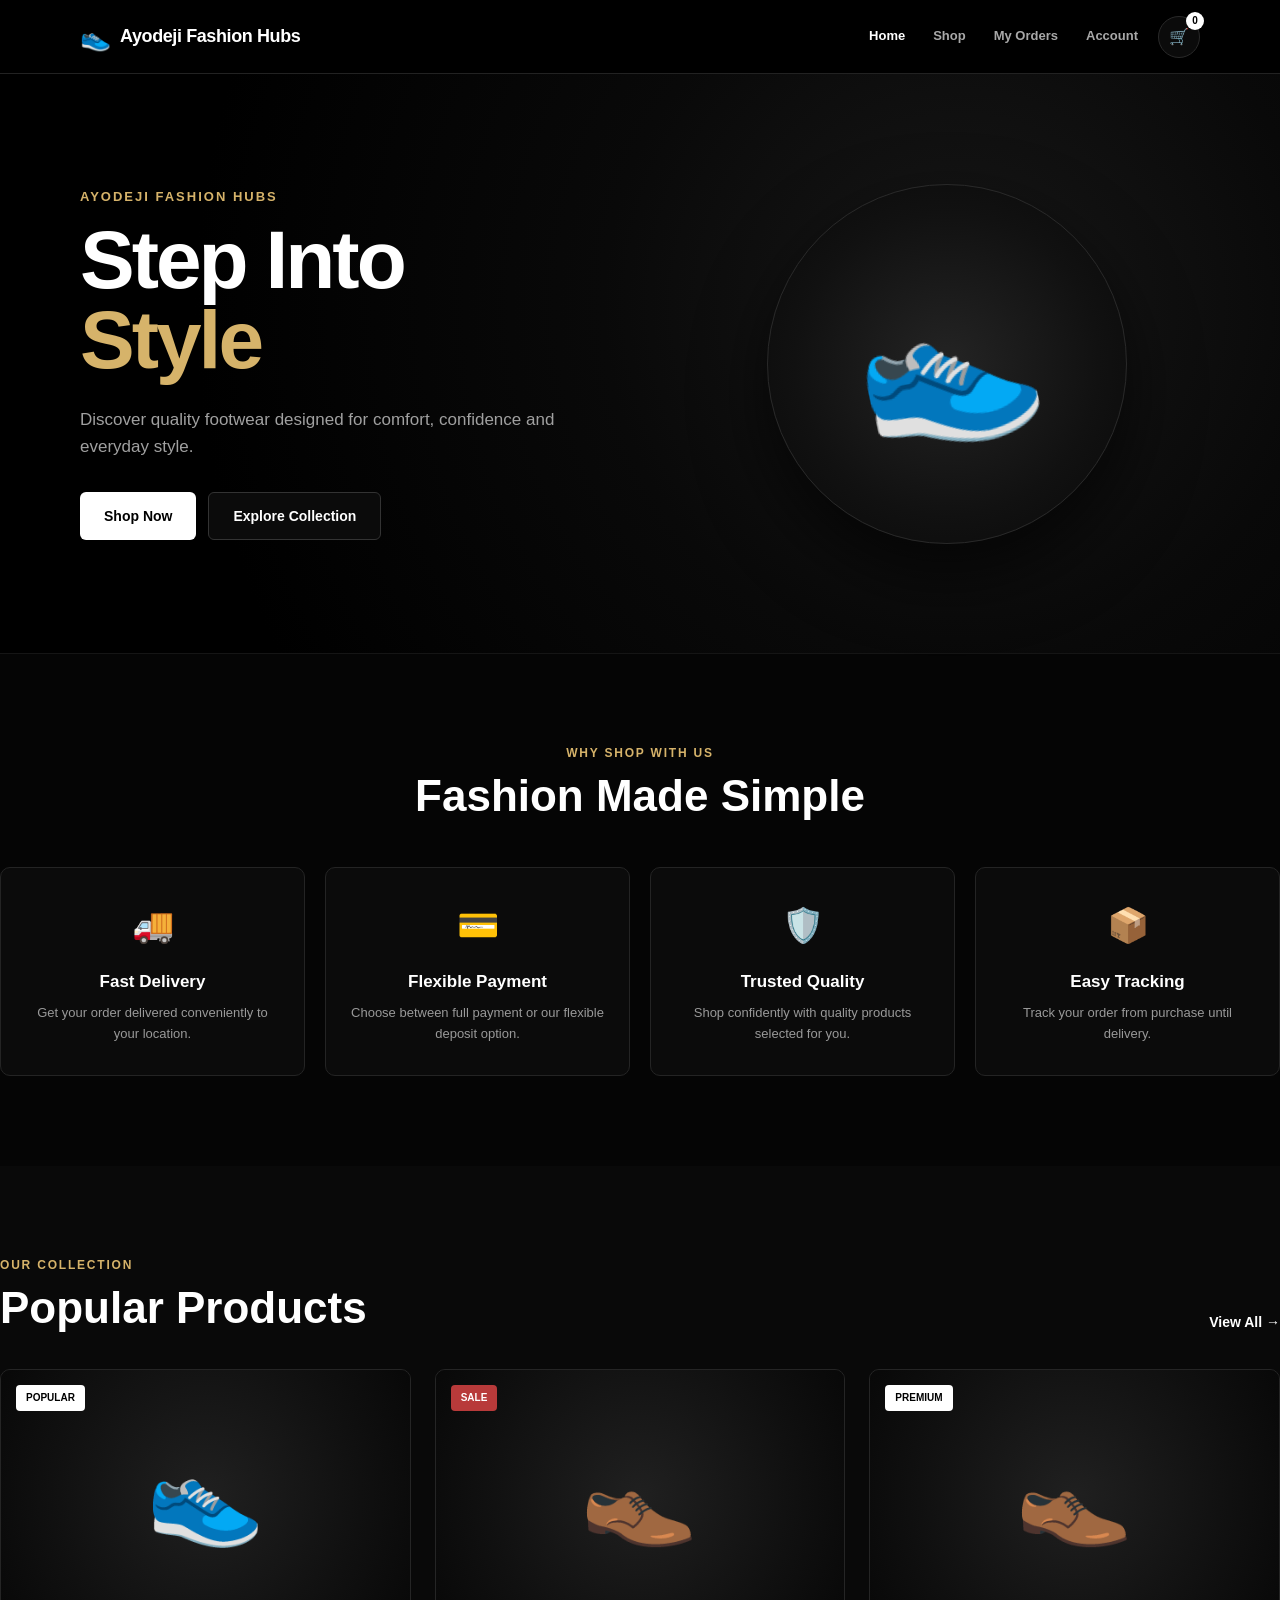
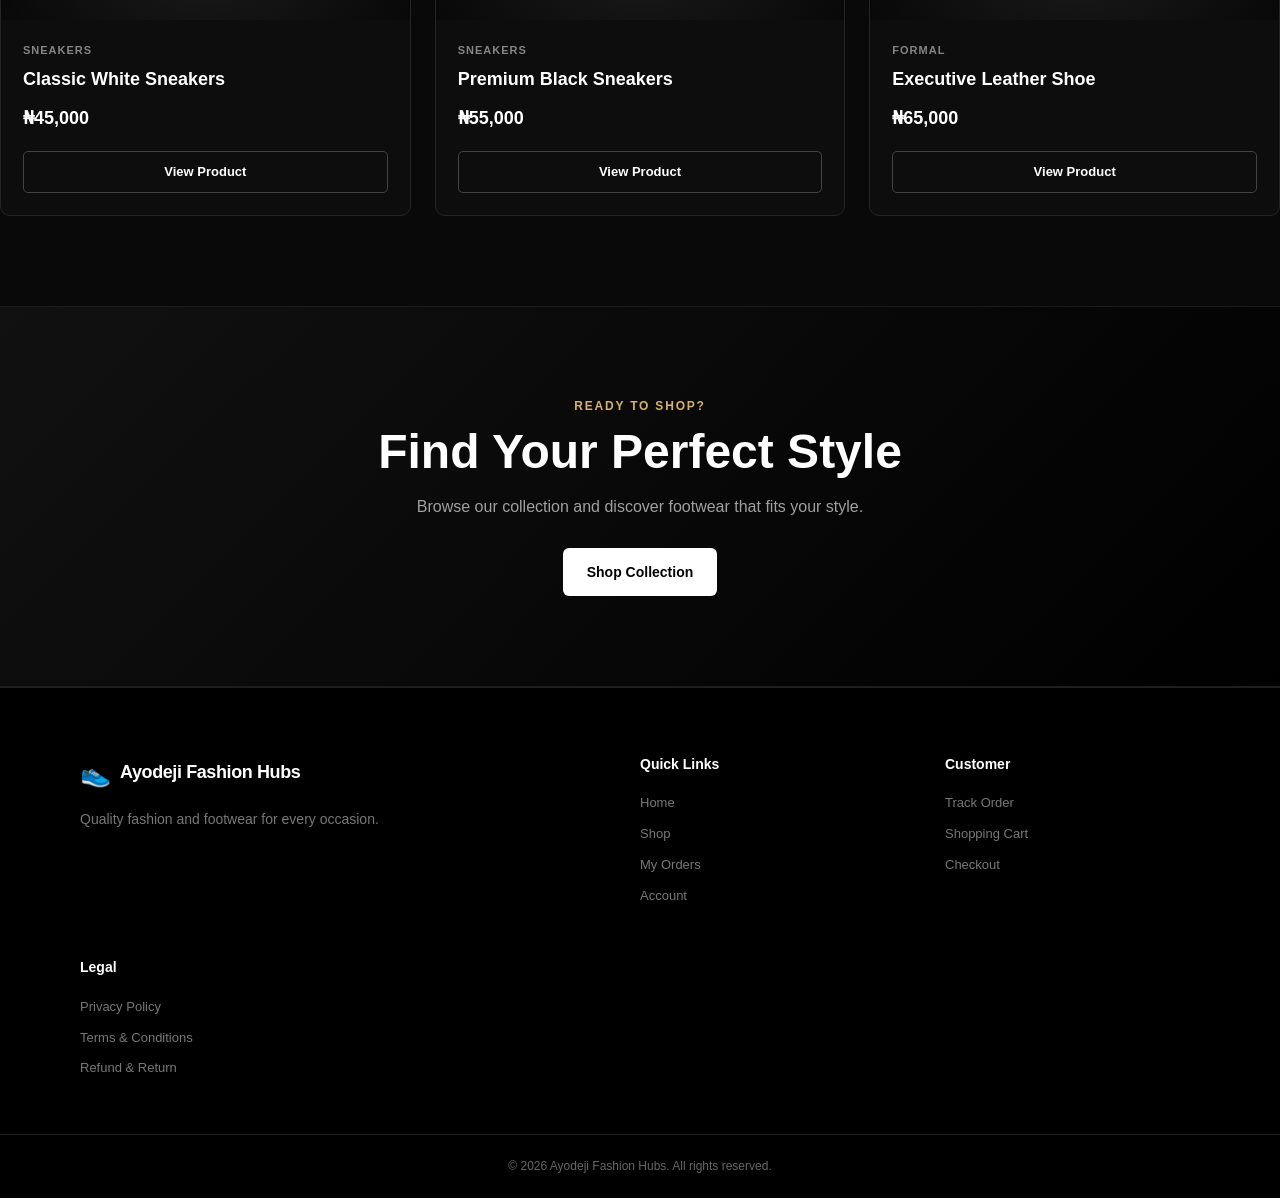
<file: index.html>
<!DOCTYPE html>
<html lang="en">
<head>
    <meta charset="UTF-8">

    <meta
        name="viewport"
        content="width=device-width, initial-scale=1.0"
    >

    <meta
        name="description"
        content="Ayodeji Fashion Hubs - Quality fashion, shoes and footwear in Nigeria."
    >

    <title>Ayodeji Fashion Hubs</title>

    <link
        rel="stylesheet"
        href="css/style.css"
    >
</head>

<body>

<!-- =========================================
HEADER
========================================= -->

<header class="site-header">

    <div class="header-container">

        <!-- LOGO / BRAND -->
        <a
            href="index.html"
            class="brand"
        >
            <span class="brand-icon">👟</span>

            <span class="brand-text">
                Ayodeji Fashion Hubs
            </span>
        </a>


        <!-- DESKTOP NAVIGATION -->
        <nav class="desktop-navigation">

            <a
                href="index.html"
                class="active"
            >
                Home
            </a>

            <a href="shop.html">
                Shop
            </a>

            <a href="my-orders.html">
                My Orders
            </a>

            <a href="profile.html">
                Account
            </a>

        </nav>


        <!-- HEADER ACTIONS -->
        <div class="header-actions">

            <a
                href="cart.html"
                class="cart-link"
                aria-label="Shopping cart"
            >

                🛒

                <span
                    id="cartCount"
                    class="cart-count"
                >
                    0
                </span>

            </a>


            <!-- MOBILE MENU BUTTON -->
            <button
                type="button"
                id="menuButton"
                class="menu-button"
                aria-label="Open navigation menu"
                aria-expanded="false"
            >
                ☰
            </button>

        </div>

    </div>

</header>


<!-- =========================================
MOBILE MENU
========================================= -->

<div
    id="mobileMenu"
    class="mobile-menu"
>

    <a href="index.html">
        🏠 Home
    </a>

    <a href="shop.html">
        👟 Shop
    </a>

    <a href="my-orders.html">
        📦 My Orders
    </a>

    <a href="profile.html">
        👤 Account
    </a>

</div>


<!-- =========================================
HERO SECTION
========================================= -->

<main>

<section class="hero">

    <div class="hero-container">

        <div class="hero-content">

            <p class="hero-small-text">
                AYODEJI FASHION HUBS
            </p>

            <h1>
                Step Into
                <span>Style</span>
            </h1>

            <p class="hero-description">
                Discover quality footwear designed
                for comfort, confidence and everyday style.
            </p>

            <div class="hero-buttons">

                <a
                    href="shop.html"
                    class="btn btn-primary"
                >
                    Shop Now
                </a>

                <a
                    href="shop.html"
                    class="btn btn-secondary"
                >
                    Explore Collection
                </a>

            </div>

        </div>


        <div class="hero-visual">

            <div class="hero-shoe">

                <div class="shoe-emoji">
                    👟
                </div>

            </div>

        </div>

    </div>

</section>


<!-- =========================================
FEATURES
========================================= -->

<section class="features-section">

    <div class="container">

        <div class="section-heading">

            <p class="section-label">
                WHY SHOP WITH US
            </p>

            <h2>
                Fashion Made Simple
            </h2>

        </div>


        <div class="features-grid">

            <div class="feature-card">

                <div class="feature-icon">
                    🚚
                </div>

                <h3>
                    Fast Delivery
                </h3>

                <p>
                    Get your order delivered
                    conveniently to your location.
                </p>

            </div>


            <div class="feature-card">

                <div class="feature-icon">
                    💳
                </div>

                <h3>
                    Flexible Payment
                </h3>

                <p>
                    Choose between full payment
                    or our flexible deposit option.
                </p>

            </div>


            <div class="feature-card">

                <div class="feature-icon">
                    🛡️
                </div>

                <h3>
                    Trusted Quality
                </h3>

                <p>
                    Shop confidently with quality
                    products selected for you.
                </p>

            </div>


            <div class="feature-card">

                <div class="feature-icon">
                    📦
                </div>

                <h3>
                    Easy Tracking
                </h3>

                <p>
                    Track your order from purchase
                    until delivery.
                </p>

            </div>

        </div>

    </div>

</section>


<!-- =========================================
POPULAR PRODUCTS
========================================= -->

<section class="products-section">

    <div class="container">

        <div class="section-header">

            <div>

                <p class="section-label">
                    OUR COLLECTION
                </p>

                <h2>
                    Popular Products
                </h2>

            </div>

            <a
                href="shop.html"
                class="view-all"
            >
                View All →
            </a>

        </div>


        <div class="product-preview-grid">

            <article class="home-product-card">

                <div class="home-product-image">
                    👟

                    <span class="product-badge">
                        Popular
                    </span>
                </div>

                <div class="home-product-info">

                    <p class="product-category">
                        Sneakers
                    </p>

                    <h3>
                        Classic White Sneakers
                    </h3>

                    <p class="product-price">
                        ₦45,000
                    </p>

                    <a
                        href="shop.html"
                        class="product-button"
                    >
                        View Product
                    </a>

                </div>

            </article>


            <article class="home-product-card">

                <div class="home-product-image">
                    👞

                    <span class="product-badge sale">
                        Sale
                    </span>
                </div>

                <div class="home-product-info">

                    <p class="product-category">
                        Sneakers
                    </p>

                    <h3>
                        Premium Black Sneakers
                    </h3>

                    <p class="product-price">
                        ₦55,000
                    </p>

                    <a
                        href="shop.html"
                        class="product-button"
                    >
                        View Product
                    </a>

                </div>

            </article>


            <article class="home-product-card">

                <div class="home-product-image">
                    👞

                    <span class="product-badge">
                        Premium
                    </span>
                </div>

                <div class="home-product-info">

                    <p class="product-category">
                        Formal
                    </p>

                    <h3>
                        Executive Leather Shoe
                    </h3>

                    <p class="product-price">
                        ₦65,000
                    </p>

                    <a
                        href="shop.html"
                        class="product-button"
                    >
                        View Product
                    </a>

                </div>

            </article>

        </div>

    </div>

</section>


<!-- =========================================
CALL TO ACTION
========================================= -->

<section class="cta-section">

    <div class="container">

        <div class="cta-content">

            <p class="section-label">
                READY TO SHOP?
            </p>

            <h2>
                Find Your Perfect Style
            </h2>

            <p>
                Browse our collection and discover
                footwear that fits your style.
            </p>

            <a
                href="shop.html"
                class="btn btn-primary"
            >
                Shop Collection
            </a>

        </div>

    </div>

</section>

</main>


<!-- =========================================
FOOTER
========================================= -->

<footer class="site-footer">

    <div class="footer-container">

        <!-- BRAND -->
        <div class="footer-brand">

            <a
                href="index.html"
                class="brand footer-logo"
            >
                <span class="brand-icon">
                    👟
                </span>

                <span class="brand-text">
                    Ayodeji Fashion Hubs
                </span>
            </a>

            <p>
                Quality fashion and footwear
                for every occasion.
            </p>

        </div>


        <!-- QUICK LINKS -->
        <div class="footer-links">

            <h3>
                Quick Links
            </h3>

            <a href="index.html">
                Home
            </a>

            <a href="shop.html">
                Shop
            </a>

            <a href="my-orders.html">
                My Orders
            </a>

            <a href="profile.html">
                Account
            </a>

        </div>


        <!-- CUSTOMER -->
        <div class="footer-links">

            <h3>
                Customer
            </h3>

            <a href="track-order.html">
                Track Order
            </a>

            <a href="cart.html">
                Shopping Cart
            </a>

            <a href="checkout.html">
                Checkout
            </a>

        </div>


        <!-- LEGAL -->
        <div class="footer-links">

            <h3>
                Legal
            </h3>

            <a href="privacy-policy.html">
                Privacy Policy
            </a>

            <a href="terms.html">
                Terms &amp; Conditions
            </a>

            <a href="refund-return.html">
                Refund &amp; Return
            </a>

        </div>

    </div>


    <!-- FOOTER BOTTOM -->
    <div class="footer-bottom">

        <p>
            ©
            <span id="currentYear">
                2026
            </span>
            Ayodeji Fashion Hubs.
            All rights reserved.
        </p>

    </div>

</footer>


<!-- =========================================
JAVASCRIPT
========================================= -->

<script src="js/main.js"></script>

</body>
</html>
</file>
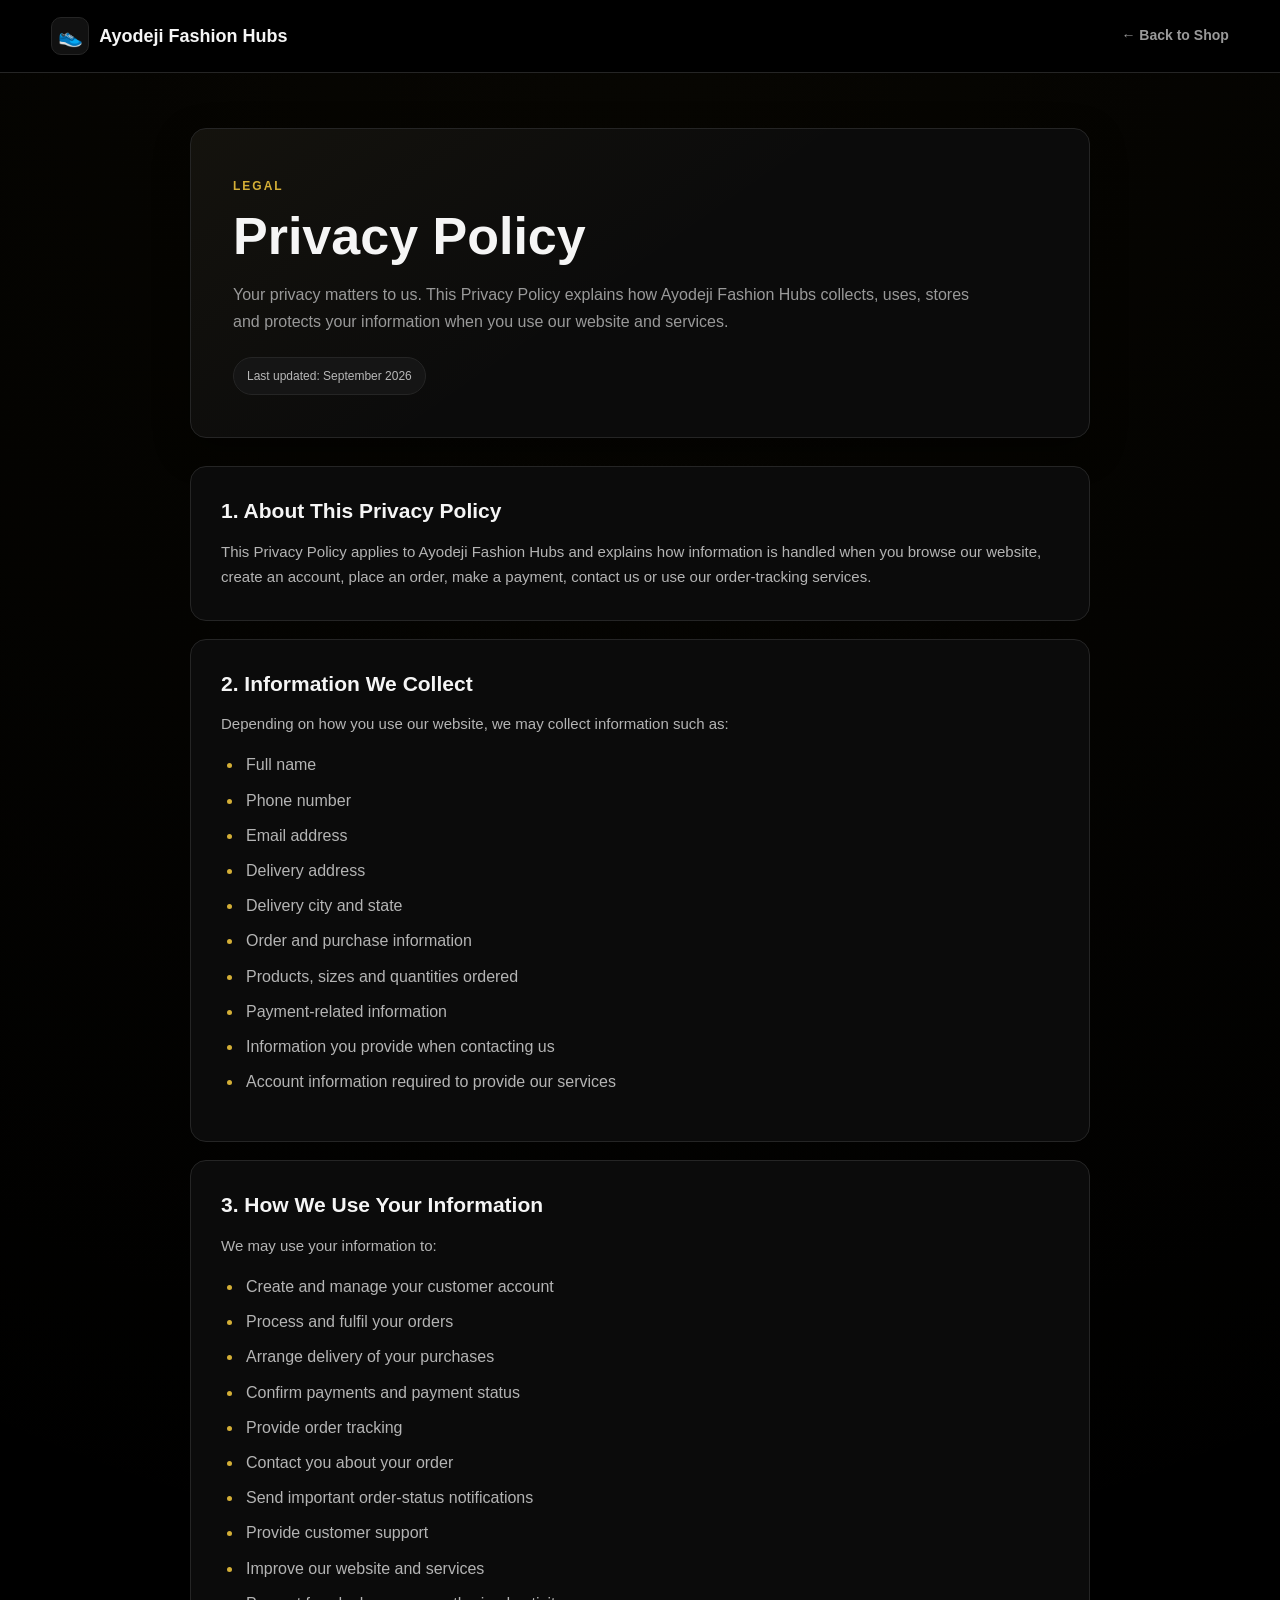
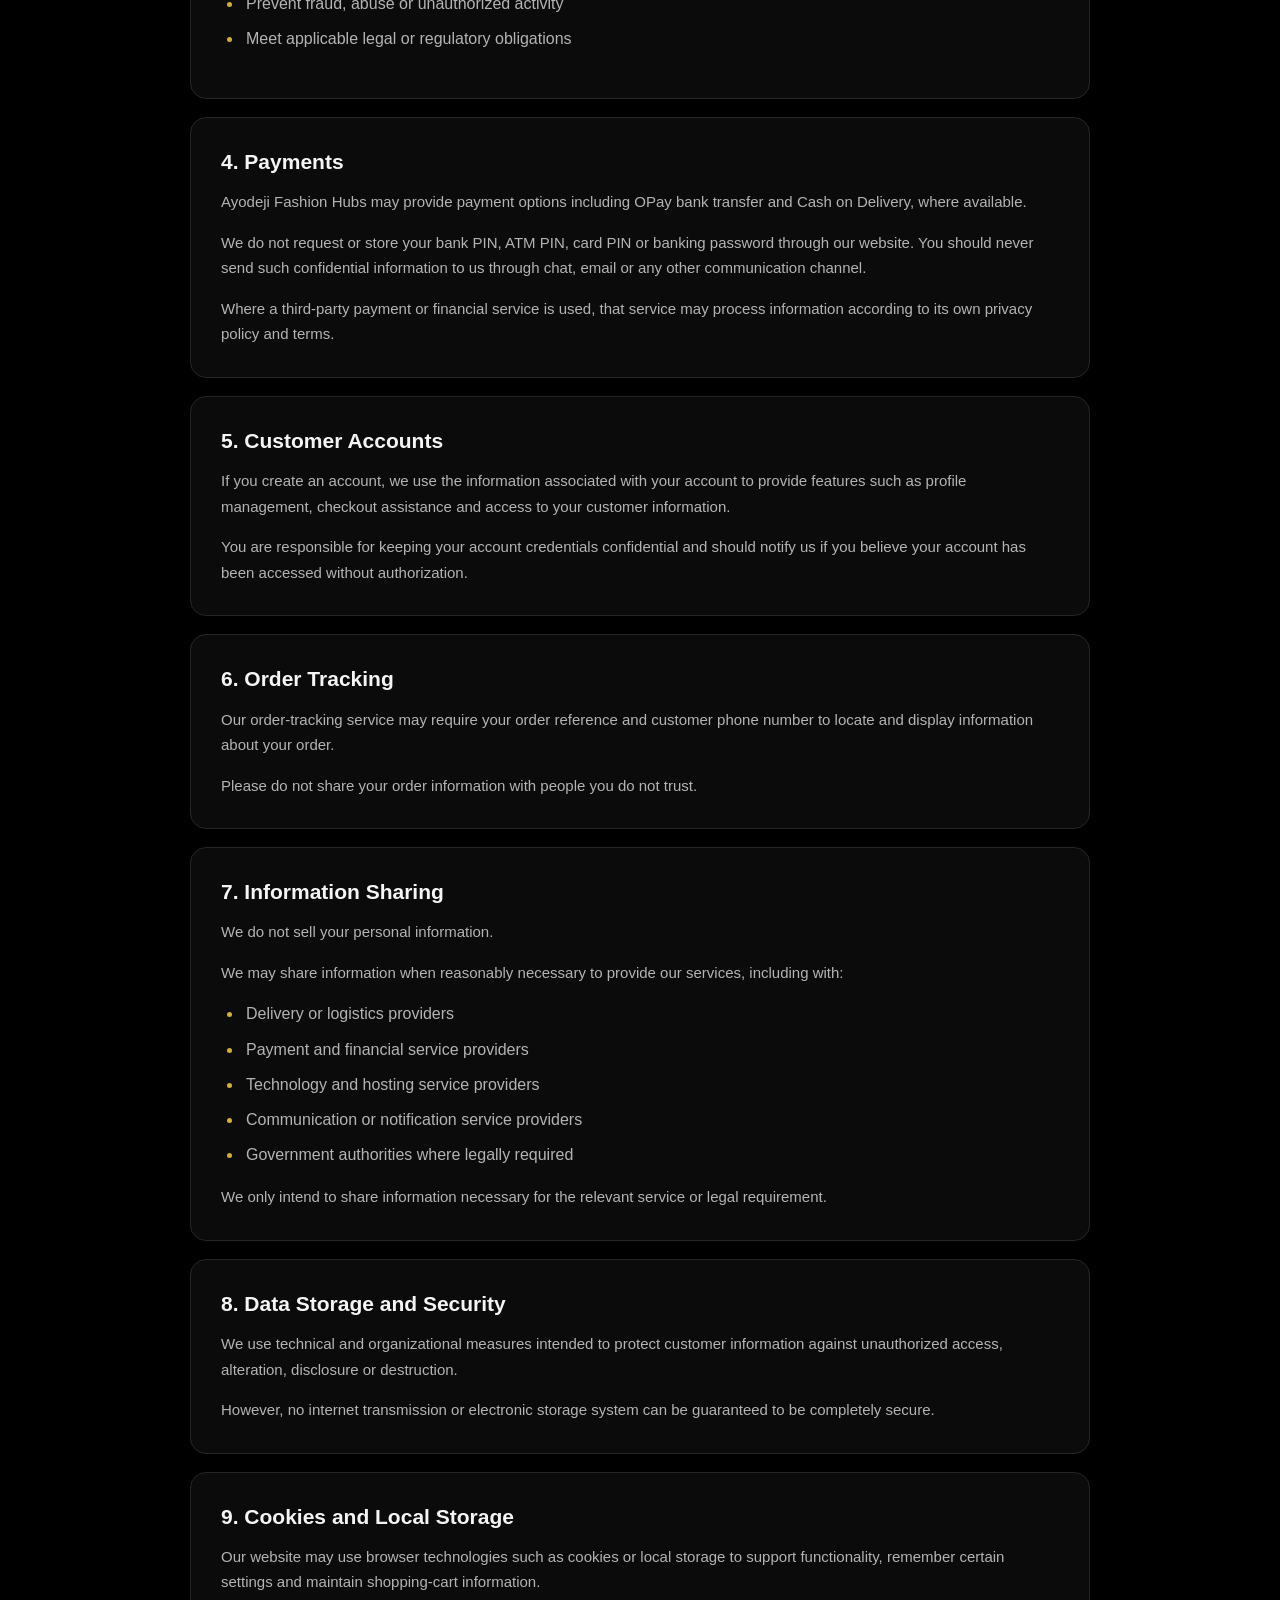
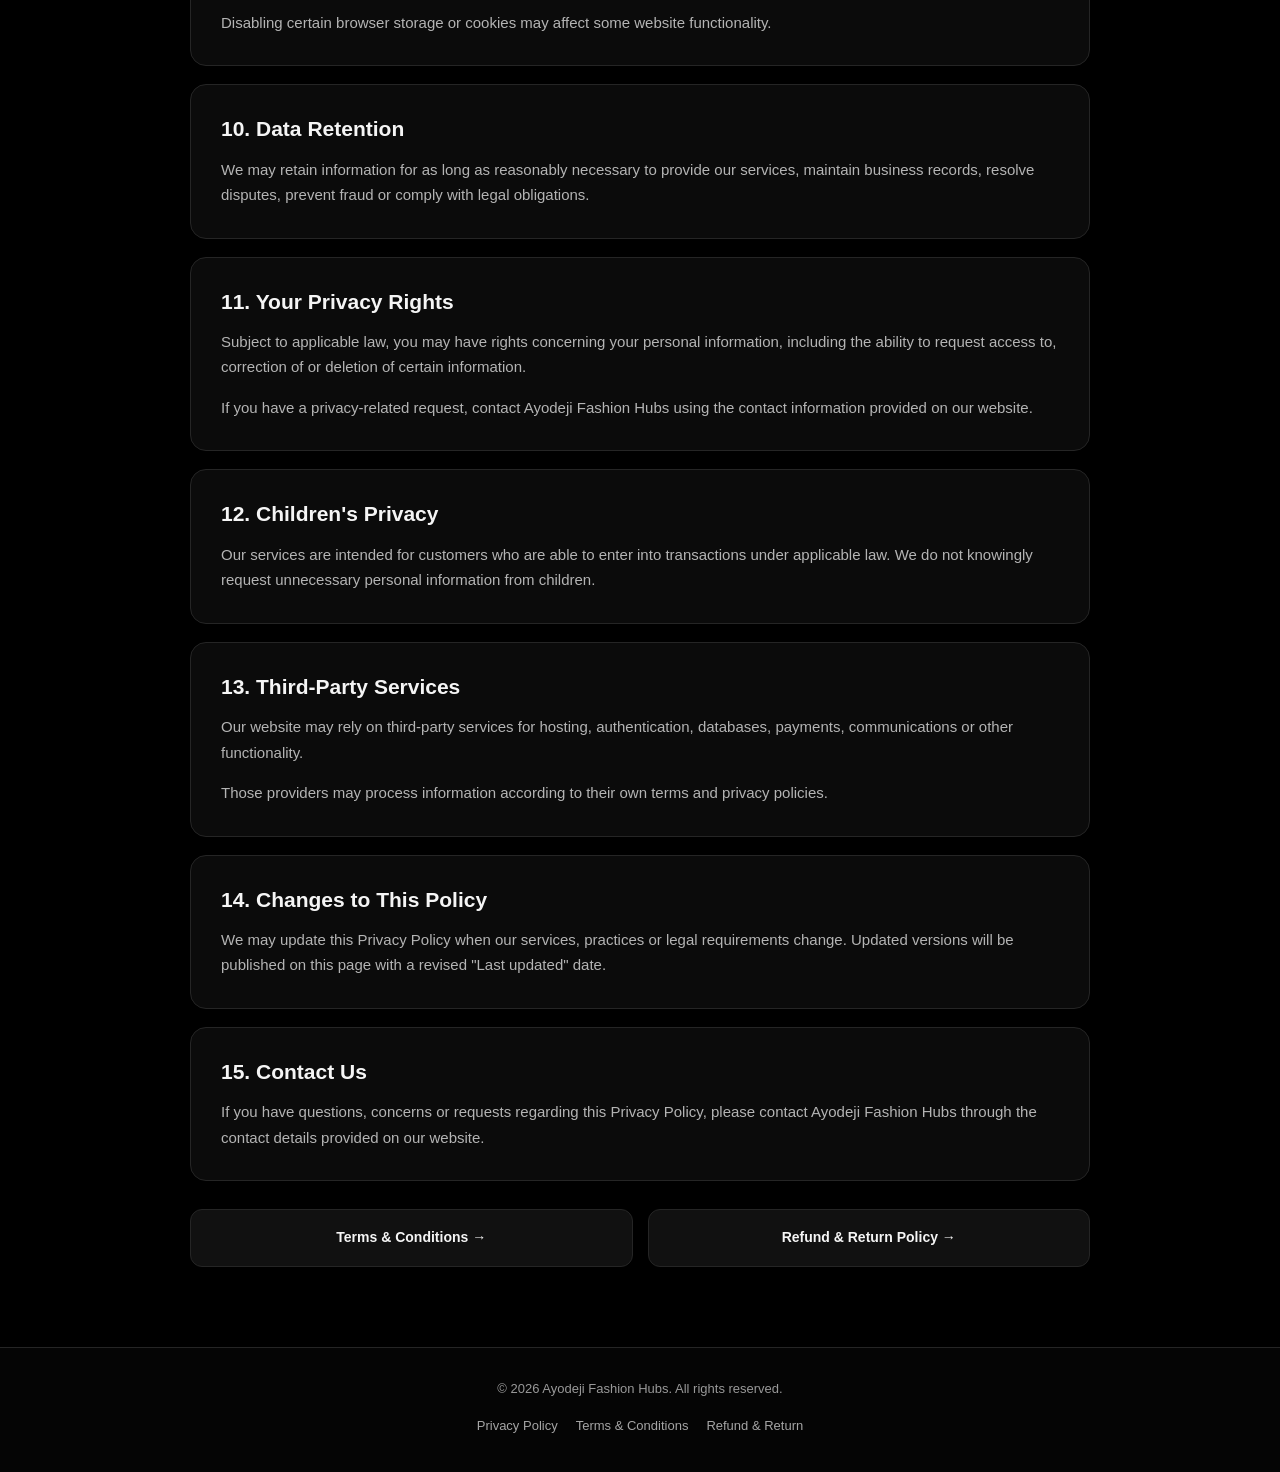
<file: privacy-policy.html>
<!DOCTYPE html>
<html lang="en">
<head>
    <meta charset="UTF-8">
    <meta
        name="viewport"
        content="width=device-width, initial-scale=1.0"
    >

    <meta
        name="description"
        content="Ayodeji Fashion Hubs Privacy Policy"
    >

    <title>Privacy Policy | Ayodeji Fashion Hubs</title>

    <link rel="stylesheet" href="css/style.css">
    <link rel="stylesheet" href="css/legal.css">
</head>

<body>

    <!-- HEADER -->
    <header class="legal-header">
        <div class="legal-header-inner">

            <a href="index.html" class="legal-brand">
                <span>👟</span>
                <strong>Ayodeji Fashion Hubs</strong>
            </a>

            <a href="index.html" class="back-link">
                ← Back to Shop
            </a>

        </div>
    </header>


    <!-- MAIN CONTENT -->
    <main class="legal-page">

        <div class="legal-container">

            <div class="legal-heading">
                <span class="legal-label">LEGAL</span>

                <h1>Privacy Policy</h1>

                <p>
                    Your privacy matters to us. This Privacy Policy
                    explains how Ayodeji Fashion Hubs collects, uses,
                    stores and protects your information when you use
                    our website and services.
                </p>

                <div class="last-updated">
                    Last updated: September 2026
                </div>
            </div>


            <!-- 1 -->
            <section class="legal-section">
                <h2>1. About This Privacy Policy</h2>

                <p>
                    This Privacy Policy applies to Ayodeji Fashion Hubs
                    and explains how information is handled when you
                    browse our website, create an account, place an
                    order, make a payment, contact us or use our
                    order-tracking services.
                </p>
            </section>


            <!-- 2 -->
            <section class="legal-section">
                <h2>2. Information We Collect</h2>

                <p>
                    Depending on how you use our website, we may collect
                    information such as:
                </p>

                <ul>
                    <li>Full name</li>
                    <li>Phone number</li>
                    <li>Email address</li>
                    <li>Delivery address</li>
                    <li>Delivery city and state</li>
                    <li>Order and purchase information</li>
                    <li>Products, sizes and quantities ordered</li>
                    <li>Payment-related information</li>
                    <li>Information you provide when contacting us</li>
                    <li>Account information required to provide our services</li>
                </ul>
            </section>


            <!-- 3 -->
            <section class="legal-section">
                <h2>3. How We Use Your Information</h2>

                <p>
                    We may use your information to:
                </p>

                <ul>
                    <li>Create and manage your customer account</li>
                    <li>Process and fulfil your orders</li>
                    <li>Arrange delivery of your purchases</li>
                    <li>Confirm payments and payment status</li>
                    <li>Provide order tracking</li>
                    <li>Contact you about your order</li>
                    <li>Send important order-status notifications</li>
                    <li>Provide customer support</li>
                    <li>Improve our website and services</li>
                    <li>Prevent fraud, abuse or unauthorized activity</li>
                    <li>Meet applicable legal or regulatory obligations</li>
                </ul>
            </section>


            <!-- 4 -->
            <section class="legal-section">
                <h2>4. Payments</h2>

                <p>
                    Ayodeji Fashion Hubs may provide payment options
                    including OPay bank transfer and Cash on Delivery,
                    where available.
                </p>

                <p>
                    We do not request or store your bank PIN, ATM PIN,
                    card PIN or banking password through our website.
                    You should never send such confidential information
                    to us through chat, email or any other communication
                    channel.
                </p>

                <p>
                    Where a third-party payment or financial service is
                    used, that service may process information according
                    to its own privacy policy and terms.
                </p>
            </section>


            <!-- 5 -->
            <section class="legal-section">
                <h2>5. Customer Accounts</h2>

                <p>
                    If you create an account, we use the information
                    associated with your account to provide features
                    such as profile management, checkout assistance and
                    access to your customer information.
                </p>

                <p>
                    You are responsible for keeping your account
                    credentials confidential and should notify us if
                    you believe your account has been accessed without
                    authorization.
                </p>
            </section>


            <!-- 6 -->
            <section class="legal-section">
                <h2>6. Order Tracking</h2>

                <p>
                    Our order-tracking service may require your order
                    reference and customer phone number to locate and
                    display information about your order.
                </p>

                <p>
                    Please do not share your order information with
                    people you do not trust.
                </p>
            </section>


            <!-- 7 -->
            <section class="legal-section">
                <h2>7. Information Sharing</h2>

                <p>
                    We do not sell your personal information.
                </p>

                <p>
                    We may share information when reasonably necessary
                    to provide our services, including with:
                </p>

                <ul>
                    <li>Delivery or logistics providers</li>
                    <li>Payment and financial service providers</li>
                    <li>Technology and hosting service providers</li>
                    <li>Communication or notification service providers</li>
                    <li>Government authorities where legally required</li>
                </ul>

                <p>
                    We only intend to share information necessary for
                    the relevant service or legal requirement.
                </p>
            </section>


            <!-- 8 -->
            <section class="legal-section">
                <h2>8. Data Storage and Security</h2>

                <p>
                    We use technical and organizational measures
                    intended to protect customer information against
                    unauthorized access, alteration, disclosure or
                    destruction.
                </p>

                <p>
                    However, no internet transmission or electronic
                    storage system can be guaranteed to be completely
                    secure.
                </p>
            </section>


            <!-- 9 -->
            <section class="legal-section">
                <h2>9. Cookies and Local Storage</h2>

                <p>
                    Our website may use browser technologies such as
                    cookies or local storage to support functionality,
                    remember certain settings and maintain shopping-cart
                    information.
                </p>

                <p>
                    Disabling certain browser storage or cookies may
                    affect some website functionality.
                </p>
            </section>


            <!-- 10 -->
            <section class="legal-section">
                <h2>10. Data Retention</h2>

                <p>
                    We may retain information for as long as reasonably
                    necessary to provide our services, maintain business
                    records, resolve disputes, prevent fraud or comply
                    with legal obligations.
                </p>
            </section>


            <!-- 11 -->
            <section class="legal-section">
                <h2>11. Your Privacy Rights</h2>

                <p>
                    Subject to applicable law, you may have rights
                    concerning your personal information, including the
                    ability to request access to, correction of or
                    deletion of certain information.
                </p>

                <p>
                    If you have a privacy-related request, contact
                    Ayodeji Fashion Hubs using the contact information
                    provided on our website.
                </p>
            </section>


            <!-- 12 -->
            <section class="legal-section">
                <h2>12. Children's Privacy</h2>

                <p>
                    Our services are intended for customers who are able
                    to enter into transactions under applicable law.
                    We do not knowingly request unnecessary personal
                    information from children.
                </p>
            </section>


            <!-- 13 -->
            <section class="legal-section">
                <h2>13. Third-Party Services</h2>

                <p>
                    Our website may rely on third-party services for
                    hosting, authentication, databases, payments,
                    communications or other functionality.
                </p>

                <p>
                    Those providers may process information according
                    to their own terms and privacy policies.
                </p>
            </section>


            <!-- 14 -->
            <section class="legal-section">
                <h2>14. Changes to This Policy</h2>

                <p>
                    We may update this Privacy Policy when our services,
                    practices or legal requirements change. Updated
                    versions will be published on this page with a
                    revised "Last updated" date.
                </p>
            </section>


            <!-- 15 -->
            <section class="legal-section">
                <h2>15. Contact Us</h2>

                <p>
                    If you have questions, concerns or requests
                    regarding this Privacy Policy, please contact
                    Ayodeji Fashion Hubs through the contact details
                    provided on our website.
                </p>
            </section>


            <!-- FOOTER LINKS -->
            <div class="legal-navigation">

                <a href="terms.html">
                    Terms &amp; Conditions →
                </a>

                <a href="refund-return.html">
                    Refund &amp; Return Policy →
                </a>

            </div>

        </div>

    </main>


    <!-- FOOTER -->
    <footer class="legal-footer">

        <p>
            © <span id="currentYear"></span>
            Ayodeji Fashion Hubs. All rights reserved.
        </p>

        <div class="footer-legal-links">
            <a href="privacy-policy.html">Privacy Policy</a>
            <a href="terms.html">Terms &amp; Conditions</a>
            <a href="refund-return.html">Refund &amp; Return</a>
        </div>

    </footer>


    <script>
        document.getElementById("currentYear").textContent =
            new Date().getFullYear();
    </script>

</body>
</html>
</file>
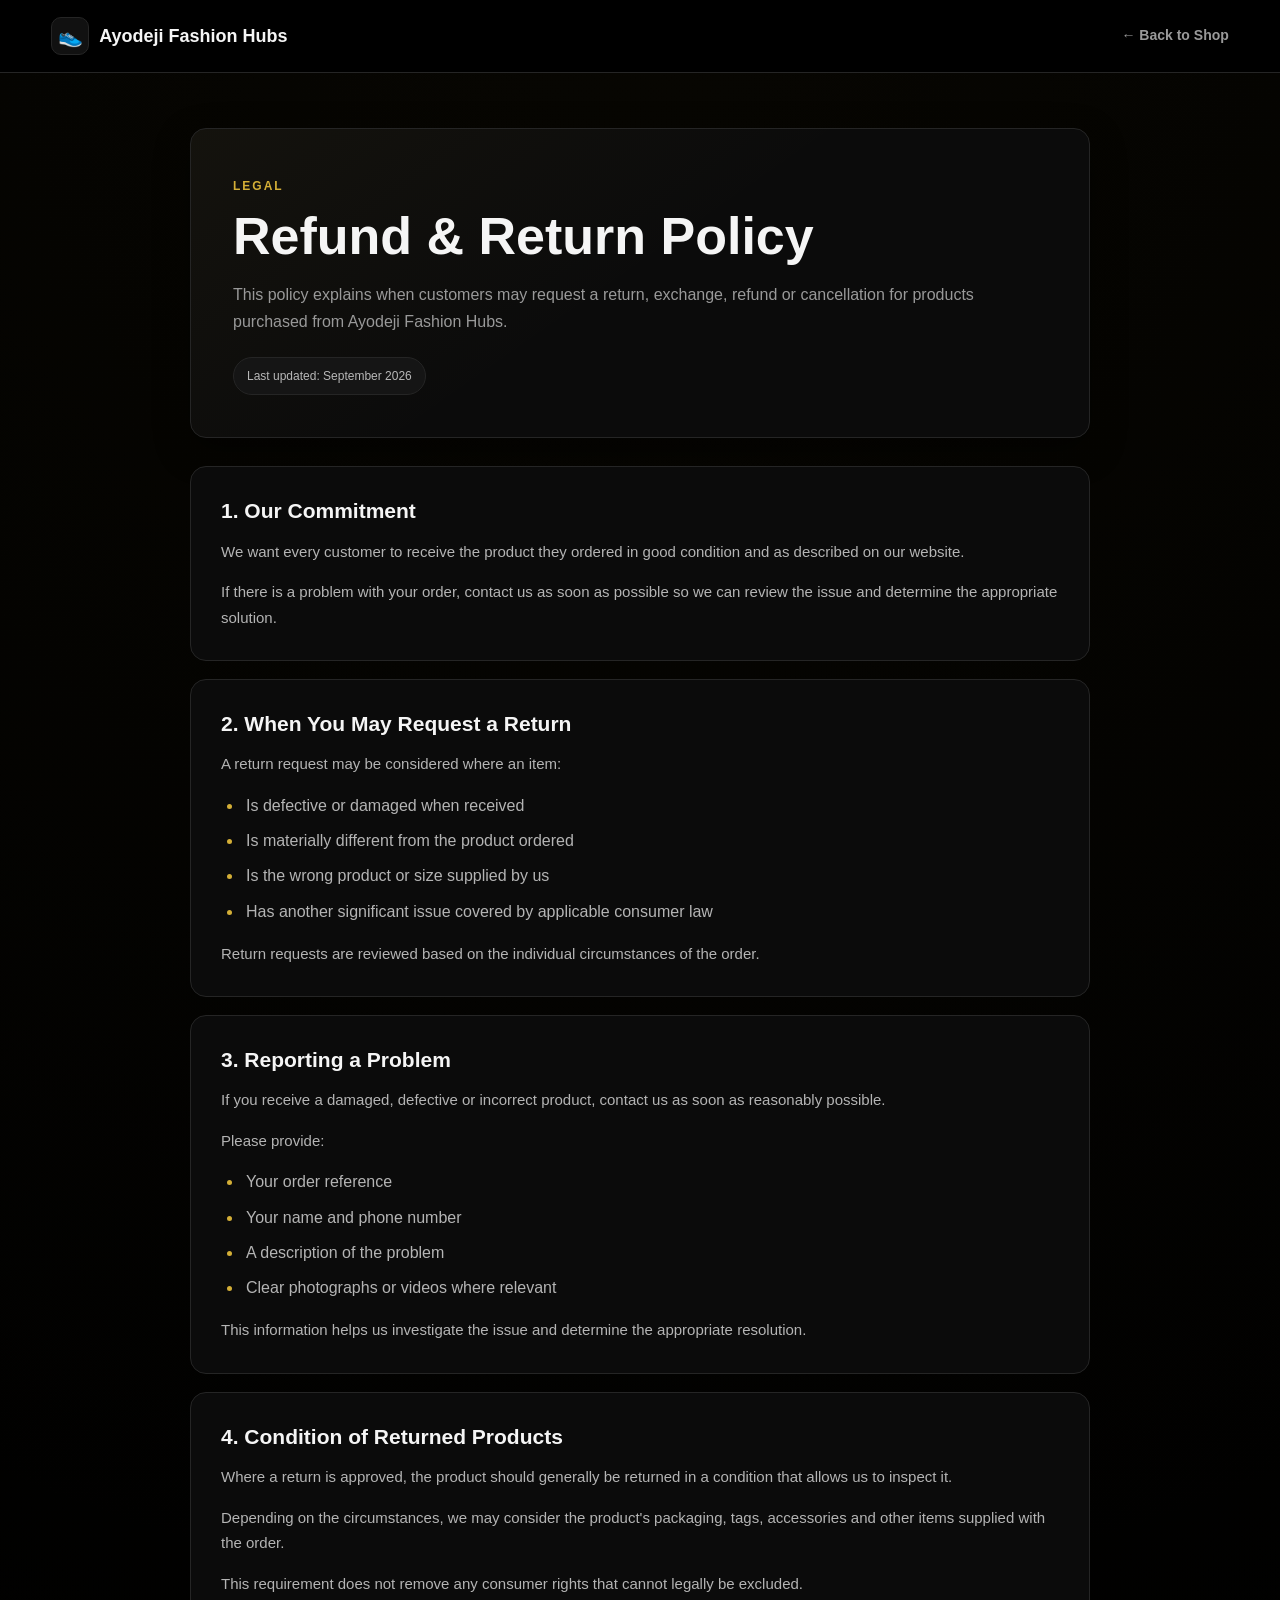
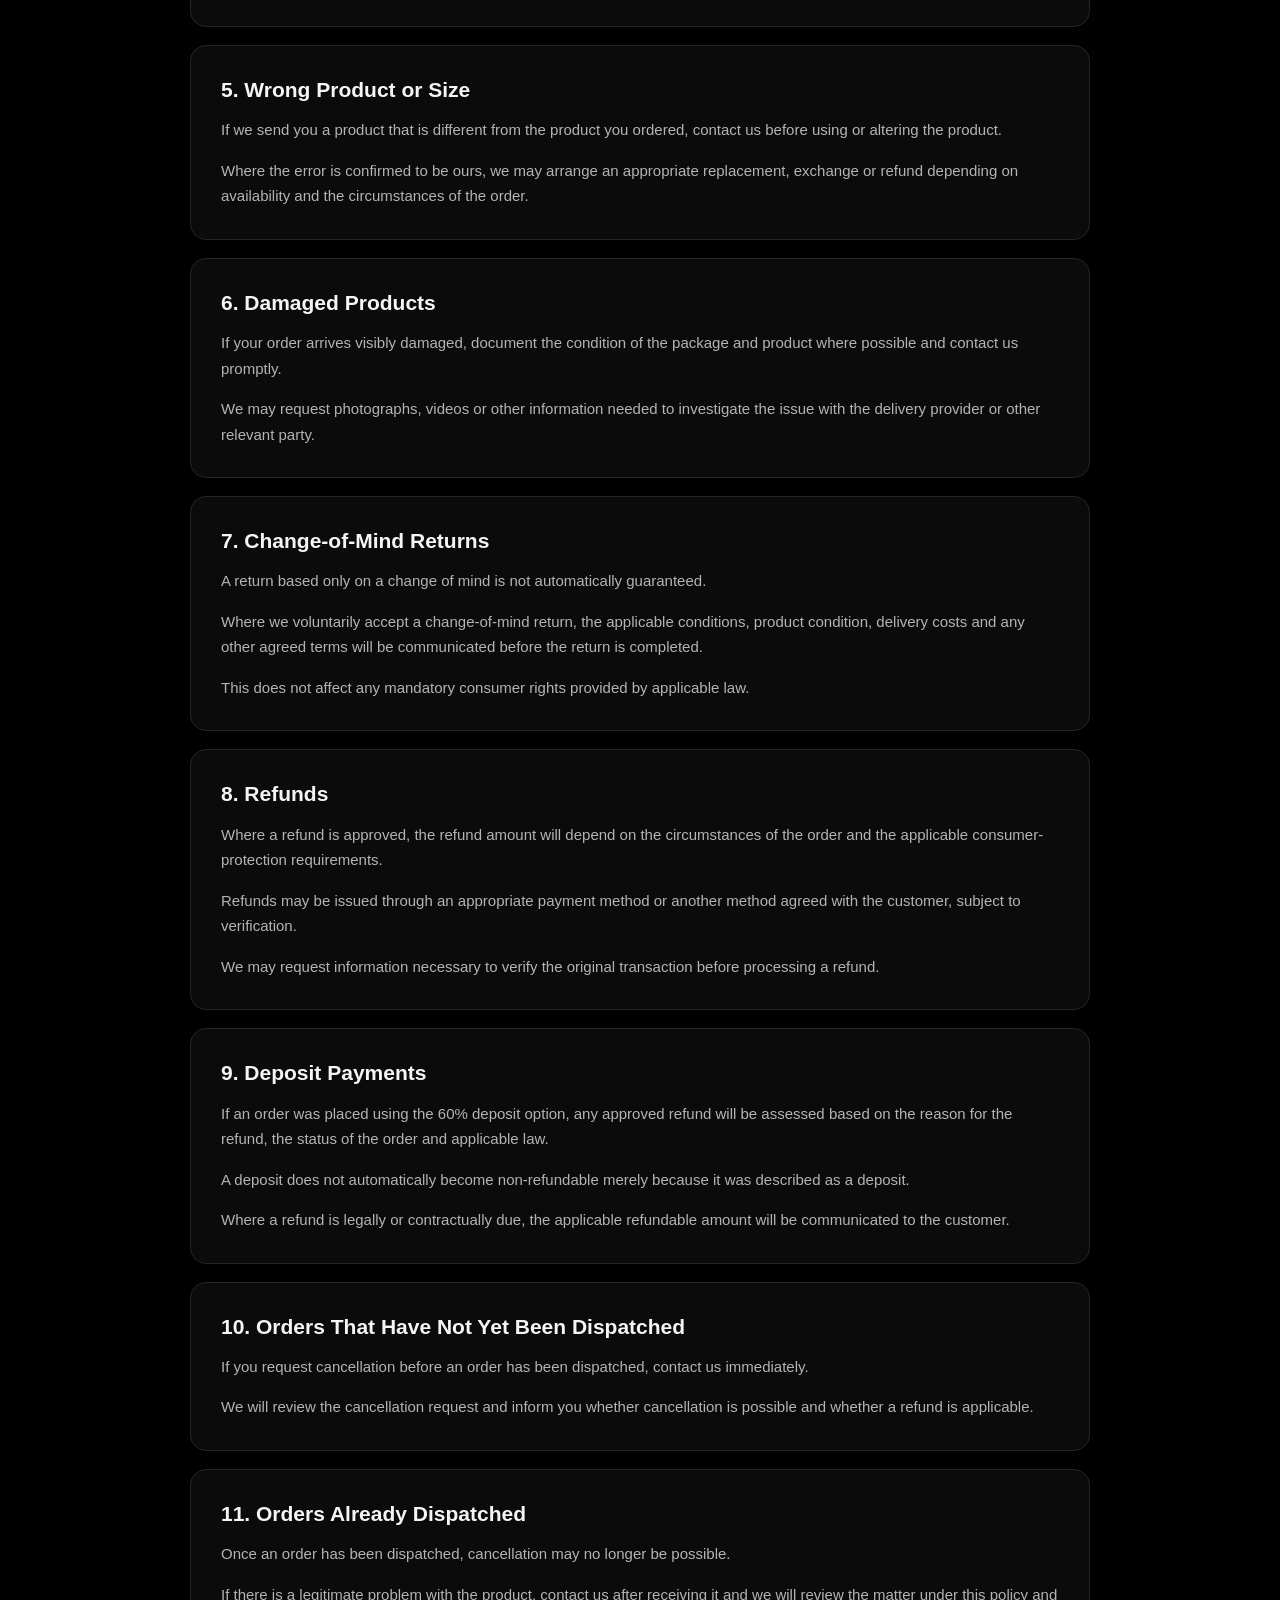
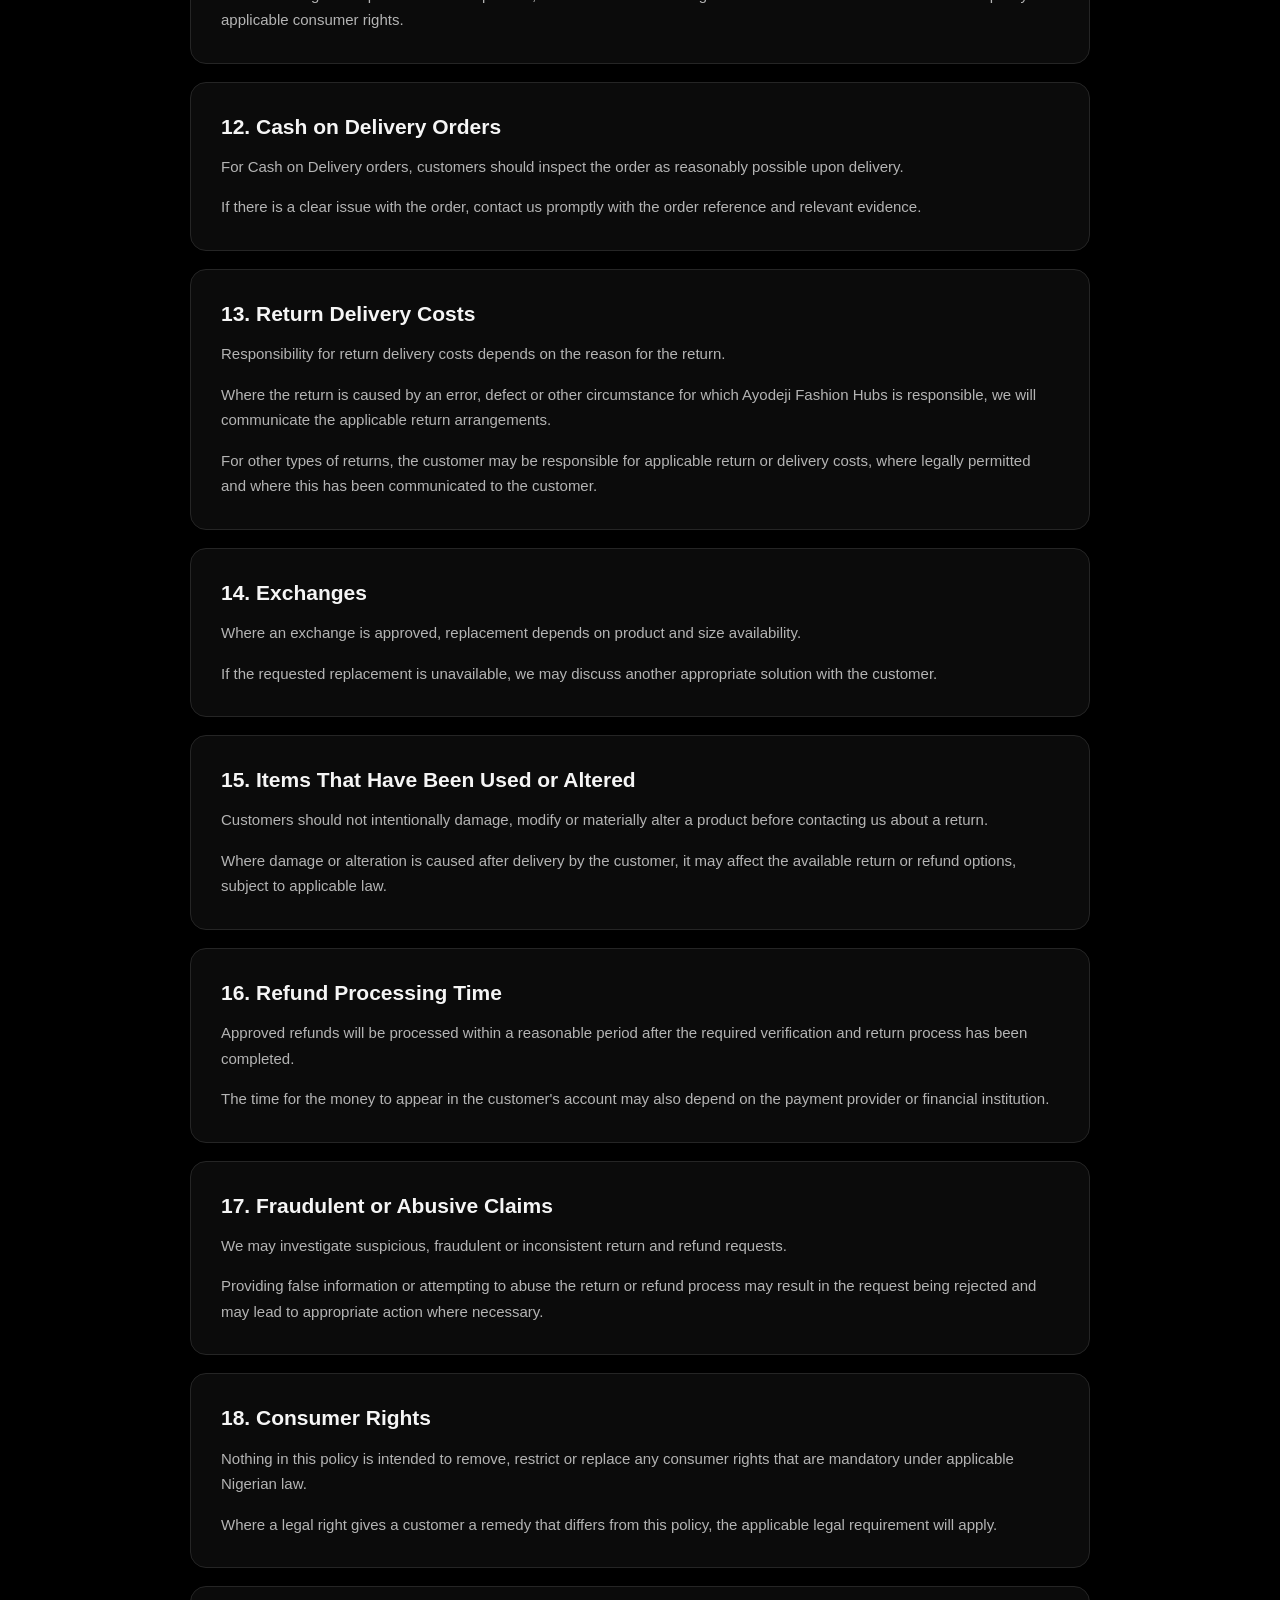
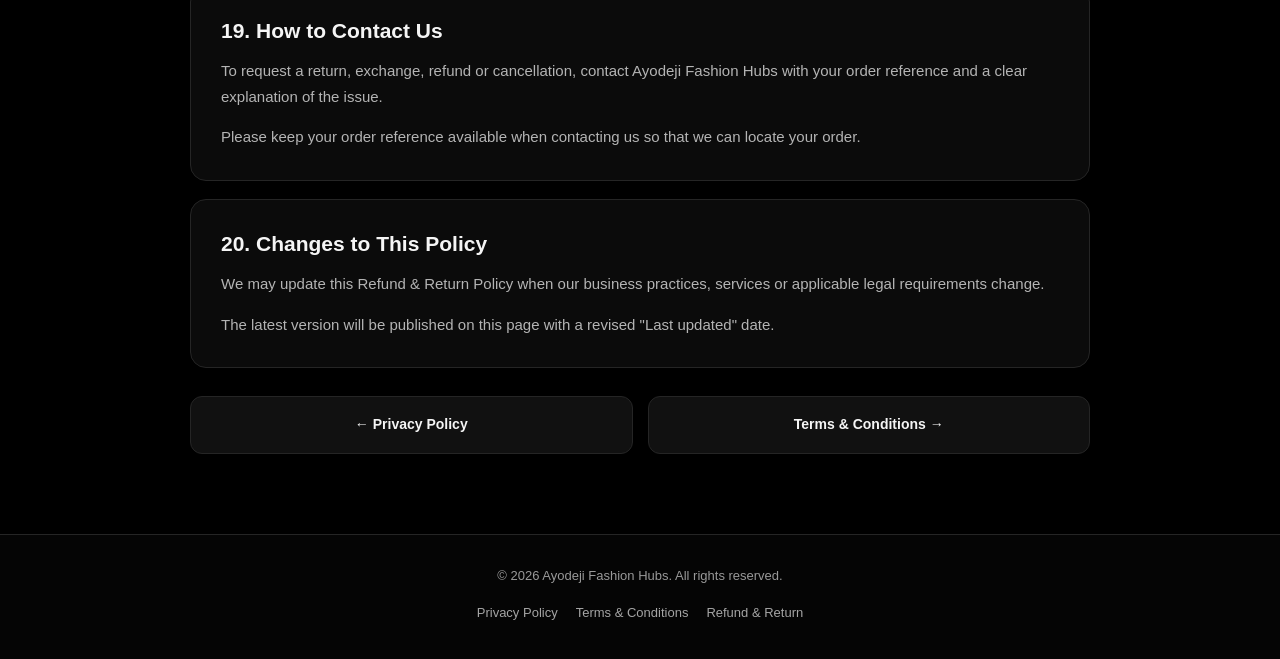
<file: refund-return.html>
<!DOCTYPE html>
<html lang="en">
<head>
    <meta charset="UTF-8">
    <meta
        name="viewport"
        content="width=device-width, initial-scale=1.0"
    >

    <meta
        name="description"
        content="Refund and Return Policy for Ayodeji Fashion Hubs"
    >

    <title>Refund & Return Policy | Ayodeji Fashion Hubs</title>

    <link rel="stylesheet" href="css/style.css">
    <link rel="stylesheet" href="css/legal.css">
</head>

<body>

    <!-- HEADER -->
    <header class="legal-header">
        <div class="legal-header-inner">

            <a href="index.html" class="legal-brand">
                <span>👟</span>
                <strong>Ayodeji Fashion Hubs</strong>
            </a>

            <a href="index.html" class="back-link">
                ← Back to Shop
            </a>

        </div>
    </header>


    <!-- MAIN -->
    <main class="legal-page">

        <div class="legal-container">

            <!-- HEADING -->
            <div class="legal-heading">

                <span class="legal-label">LEGAL</span>

                <h1>Refund &amp; Return Policy</h1>

                <p>
                    This policy explains when customers may request a
                    return, exchange, refund or cancellation for products
                    purchased from Ayodeji Fashion Hubs.
                </p>

                <div class="last-updated">
                    Last updated: September 2026
                </div>

            </div>


            <!-- 1 -->
            <section class="legal-section">

                <h2>1. Our Commitment</h2>

                <p>
                    We want every customer to receive the product they
                    ordered in good condition and as described on our
                    website.
                </p>

                <p>
                    If there is a problem with your order, contact us as
                    soon as possible so we can review the issue and
                    determine the appropriate solution.
                </p>

            </section>


            <!-- 2 -->
            <section class="legal-section">

                <h2>2. When You May Request a Return</h2>

                <p>
                    A return request may be considered where an item:
                </p>

                <ul>
                    <li>Is defective or damaged when received</li>
                    <li>Is materially different from the product ordered</li>
                    <li>Is the wrong product or size supplied by us</li>
                    <li>Has another significant issue covered by applicable consumer law</li>
                </ul>

                <p>
                    Return requests are reviewed based on the individual
                    circumstances of the order.
                </p>

            </section>


            <!-- 3 -->
            <section class="legal-section">

                <h2>3. Reporting a Problem</h2>

                <p>
                    If you receive a damaged, defective or incorrect
                    product, contact us as soon as reasonably possible.
                </p>

                <p>
                    Please provide:
                </p>

                <ul>
                    <li>Your order reference</li>
                    <li>Your name and phone number</li>
                    <li>A description of the problem</li>
                    <li>Clear photographs or videos where relevant</li>
                </ul>

                <p>
                    This information helps us investigate the issue and
                    determine the appropriate resolution.
                </p>

            </section>


            <!-- 4 -->
            <section class="legal-section">

                <h2>4. Condition of Returned Products</h2>

                <p>
                    Where a return is approved, the product should
                    generally be returned in a condition that allows us
                    to inspect it.
                </p>

                <p>
                    Depending on the circumstances, we may consider the
                    product's packaging, tags, accessories and other
                    items supplied with the order.
                </p>

                <p>
                    This requirement does not remove any consumer rights
                    that cannot legally be excluded.
                </p>

            </section>


            <!-- 5 -->
            <section class="legal-section">

                <h2>5. Wrong Product or Size</h2>

                <p>
                    If we send you a product that is different from the
                    product you ordered, contact us before using or
                    altering the product.
                </p>

                <p>
                    Where the error is confirmed to be ours, we may
                    arrange an appropriate replacement, exchange or
                    refund depending on availability and the
                    circumstances of the order.
                </p>

            </section>


            <!-- 6 -->
            <section class="legal-section">

                <h2>6. Damaged Products</h2>

                <p>
                    If your order arrives visibly damaged, document the
                    condition of the package and product where possible
                    and contact us promptly.
                </p>

                <p>
                    We may request photographs, videos or other
                    information needed to investigate the issue with the
                    delivery provider or other relevant party.
                </p>

            </section>


            <!-- 7 -->
            <section class="legal-section">

                <h2>7. Change-of-Mind Returns</h2>

                <p>
                    A return based only on a change of mind is not
                    automatically guaranteed.
                </p>

                <p>
                    Where we voluntarily accept a change-of-mind return,
                    the applicable conditions, product condition,
                    delivery costs and any other agreed terms will be
                    communicated before the return is completed.
                </p>

                <p>
                    This does not affect any mandatory consumer rights
                    provided by applicable law.
                </p>

            </section>


            <!-- 8 -->
            <section class="legal-section">

                <h2>8. Refunds</h2>

                <p>
                    Where a refund is approved, the refund amount will
                    depend on the circumstances of the order and the
                    applicable consumer-protection requirements.
                </p>

                <p>
                    Refunds may be issued through an appropriate payment
                    method or another method agreed with the customer,
                    subject to verification.
                </p>

                <p>
                    We may request information necessary to verify the
                    original transaction before processing a refund.
                </p>

            </section>


            <!-- 9 -->
            <section class="legal-section">

                <h2>9. Deposit Payments</h2>

                <p>
                    If an order was placed using the 60% deposit option,
                    any approved refund will be assessed based on the
                    reason for the refund, the status of the order and
                    applicable law.
                </p>

                <p>
                    A deposit does not automatically become
                    non-refundable merely because it was described as a
                    deposit.
                </p>

                <p>
                    Where a refund is legally or contractually due, the
                    applicable refundable amount will be communicated to
                    the customer.
                </p>

            </section>


            <!-- 10 -->
            <section class="legal-section">

                <h2>10. Orders That Have Not Yet Been Dispatched</h2>

                <p>
                    If you request cancellation before an order has
                    been dispatched, contact us immediately.
                </p>

                <p>
                    We will review the cancellation request and inform
                    you whether cancellation is possible and whether a
                    refund is applicable.
                </p>

            </section>


            <!-- 11 -->
            <section class="legal-section">

                <h2>11. Orders Already Dispatched</h2>

                <p>
                    Once an order has been dispatched, cancellation may
                    no longer be possible.
                </p>

                <p>
                    If there is a legitimate problem with the product,
                    contact us after receiving it and we will review the
                    matter under this policy and applicable consumer
                    rights.
                </p>

            </section>


            <!-- 12 -->
            <section class="legal-section">

                <h2>12. Cash on Delivery Orders</h2>

                <p>
                    For Cash on Delivery orders, customers should inspect
                    the order as reasonably possible upon delivery.
                </p>

                <p>
                    If there is a clear issue with the order, contact us
                    promptly with the order reference and relevant
                    evidence.
                </p>

            </section>


            <!-- 13 -->
            <section class="legal-section">

                <h2>13. Return Delivery Costs</h2>

                <p>
                    Responsibility for return delivery costs depends on
                    the reason for the return.
                </p>

                <p>
                    Where the return is caused by an error, defect or
                    other circumstance for which Ayodeji Fashion Hubs is
                    responsible, we will communicate the applicable
                    return arrangements.
                </p>

                <p>
                    For other types of returns, the customer may be
                    responsible for applicable return or delivery costs,
                    where legally permitted and where this has been
                    communicated to the customer.
                </p>

            </section>


            <!-- 14 -->
            <section class="legal-section">

                <h2>14. Exchanges</h2>

                <p>
                    Where an exchange is approved, replacement depends
                    on product and size availability.
                </p>

                <p>
                    If the requested replacement is unavailable, we may
                    discuss another appropriate solution with the
                    customer.
                </p>

            </section>


            <!-- 15 -->
            <section class="legal-section">

                <h2>15. Items That Have Been Used or Altered</h2>

                <p>
                    Customers should not intentionally damage, modify
                    or materially alter a product before contacting us
                    about a return.
                </p>

                <p>
                    Where damage or alteration is caused after delivery
                    by the customer, it may affect the available return
                    or refund options, subject to applicable law.
                </p>

            </section>


            <!-- 16 -->
            <section class="legal-section">

                <h2>16. Refund Processing Time</h2>

                <p>
                    Approved refunds will be processed within a
                    reasonable period after the required verification and
                    return process has been completed.
                </p>

                <p>
                    The time for the money to appear in the customer's
                    account may also depend on the payment provider or
                    financial institution.
                </p>

            </section>


            <!-- 17 -->
            <section class="legal-section">

                <h2>17. Fraudulent or Abusive Claims</h2>

                <p>
                    We may investigate suspicious, fraudulent or
                    inconsistent return and refund requests.
                </p>

                <p>
                    Providing false information or attempting to abuse
                    the return or refund process may result in the
                    request being rejected and may lead to appropriate
                    action where necessary.
                </p>

            </section>


            <!-- 18 -->
            <section class="legal-section">

                <h2>18. Consumer Rights</h2>

                <p>
                    Nothing in this policy is intended to remove,
                    restrict or replace any consumer rights that are
                    mandatory under applicable Nigerian law.
                </p>

                <p>
                    Where a legal right gives a customer a remedy that
                    differs from this policy, the applicable legal
                    requirement will apply.
                </p>

            </section>


            <!-- 19 -->
            <section class="legal-section">

                <h2>19. How to Contact Us</h2>

                <p>
                    To request a return, exchange, refund or cancellation,
                    contact Ayodeji Fashion Hubs with your order
                    reference and a clear explanation of the issue.
                </p>

                <p>
                    Please keep your order reference available when
                    contacting us so that we can locate your order.
                </p>

            </section>


            <!-- 20 -->
            <section class="legal-section">

                <h2>20. Changes to This Policy</h2>

                <p>
                    We may update this Refund &amp; Return Policy when
                    our business practices, services or applicable legal
                    requirements change.
                </p>

                <p>
                    The latest version will be published on this page
                    with a revised "Last updated" date.
                </p>

            </section>


            <!-- NAVIGATION -->
            <div class="legal-navigation">

                <a href="privacy-policy.html">
                    ← Privacy Policy
                </a>

                <a href="terms.html">
                    Terms &amp; Conditions →
                </a>

            </div>

        </div>

    </main>


    <!-- FOOTER -->
    <footer class="legal-footer">

        <p>
            © <span id="currentYear"></span>
            Ayodeji Fashion Hubs. All rights reserved.
        </p>

        <div class="footer-legal-links">

            <a href="privacy-policy.html">
                Privacy Policy
            </a>

            <a href="terms.html">
                Terms &amp; Conditions
            </a>

            <a href="refund-return.html">
                Refund &amp; Return
            </a>

        </div>

    </footer>


    <script>
        document.getElementById("currentYear").textContent =
            new Date().getFullYear();
    </script>

</body>
</html>
</file>
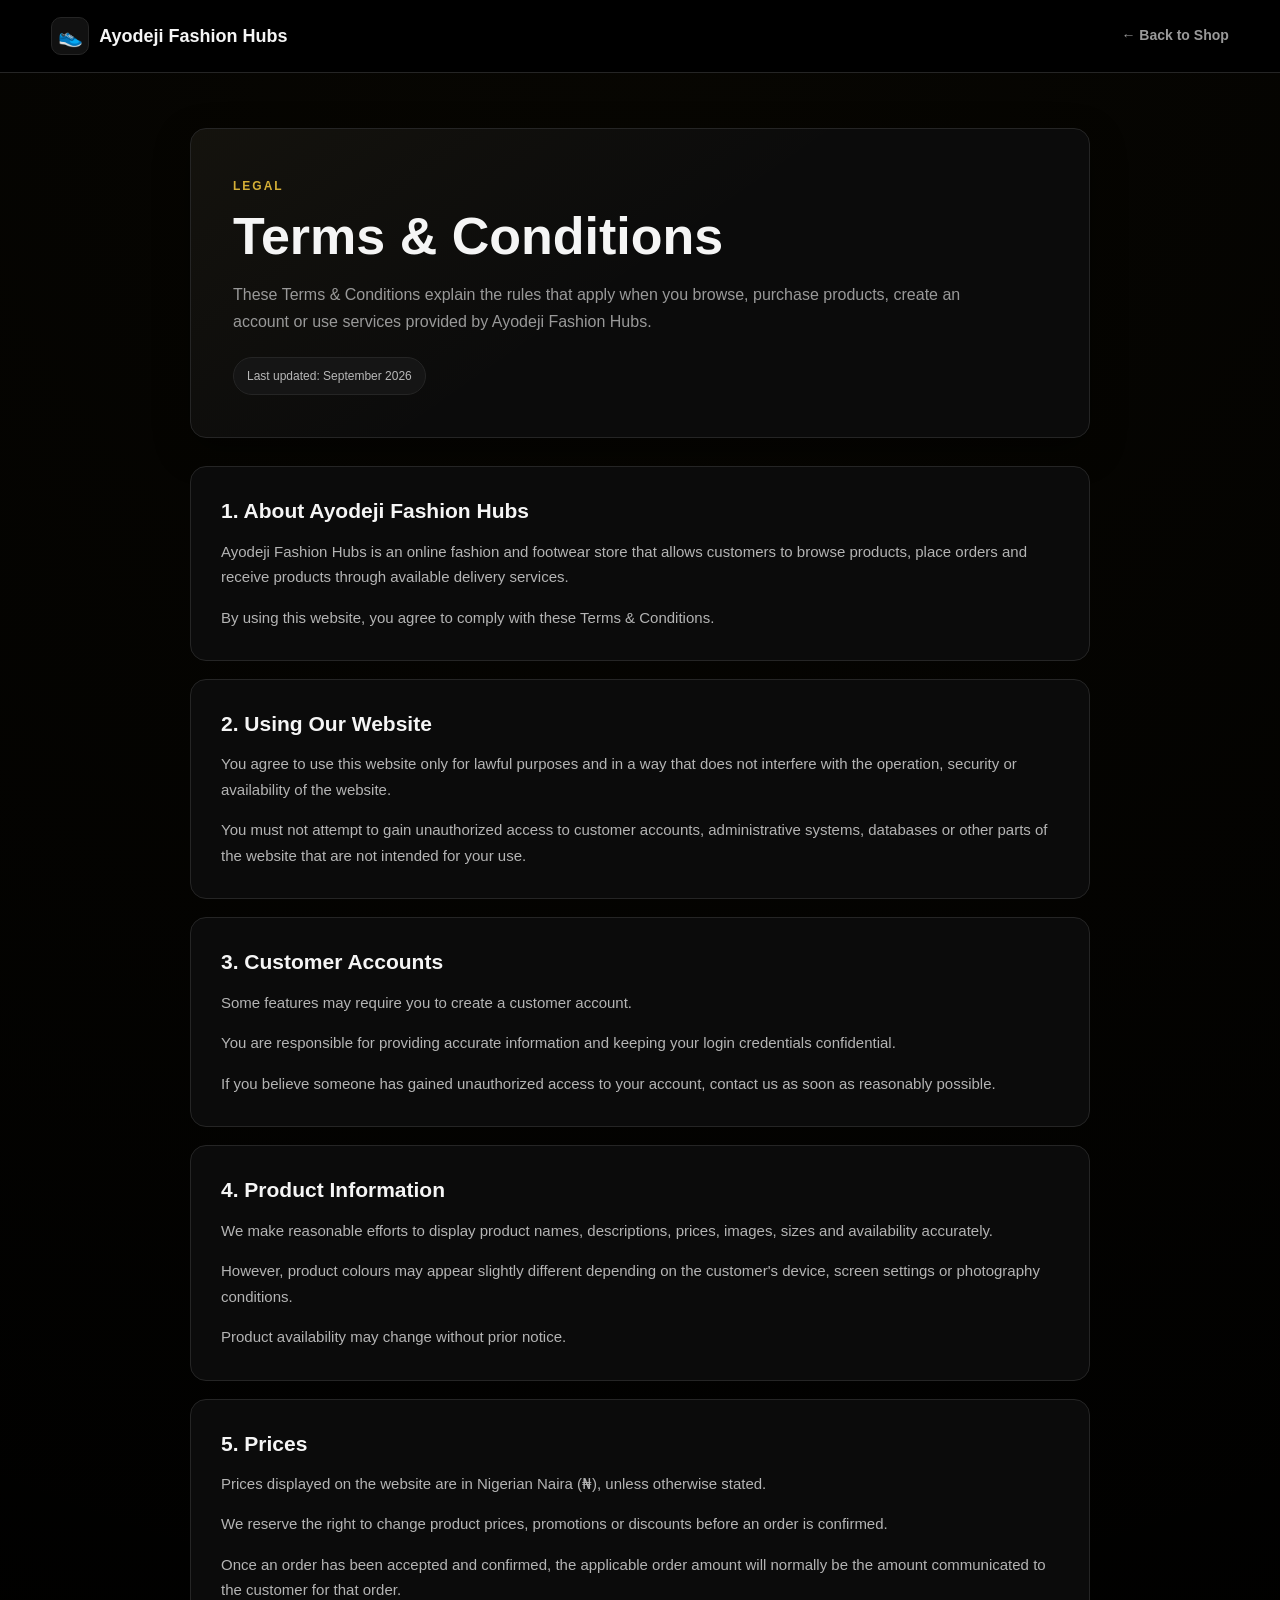
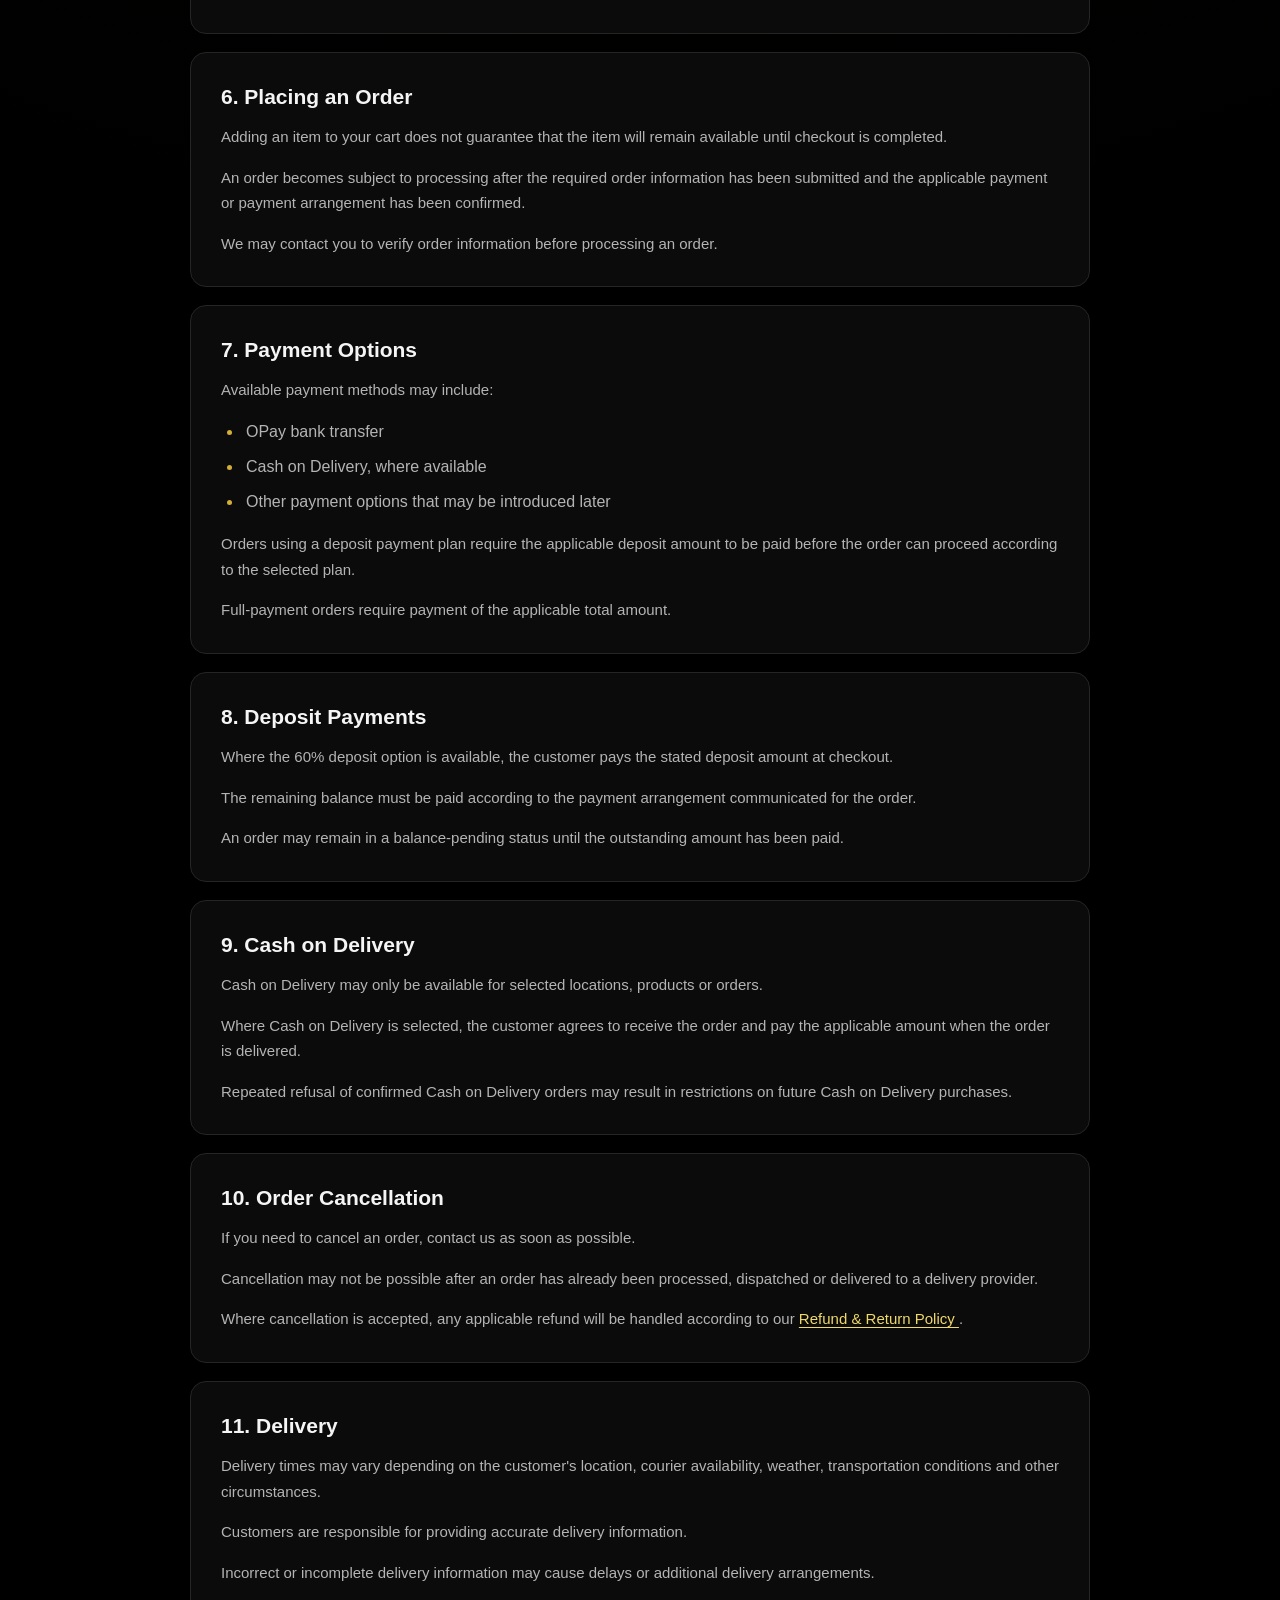
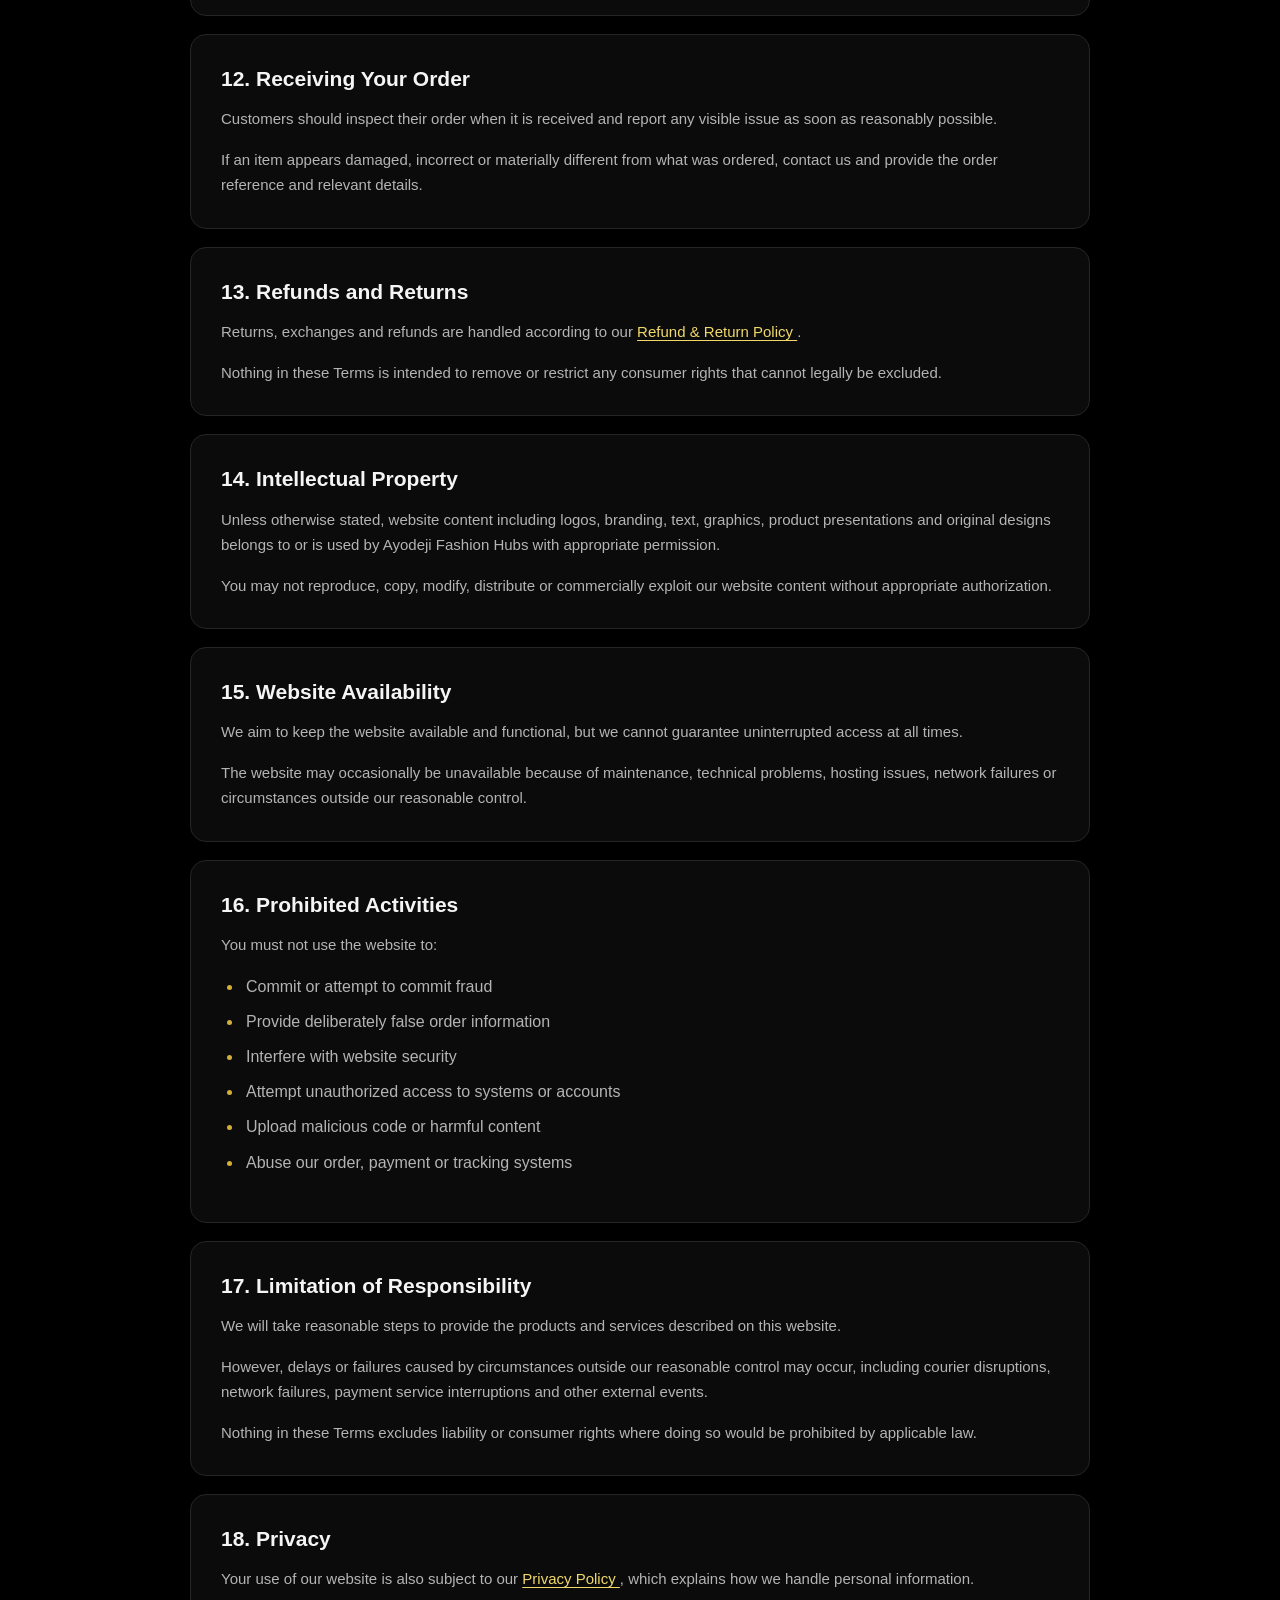
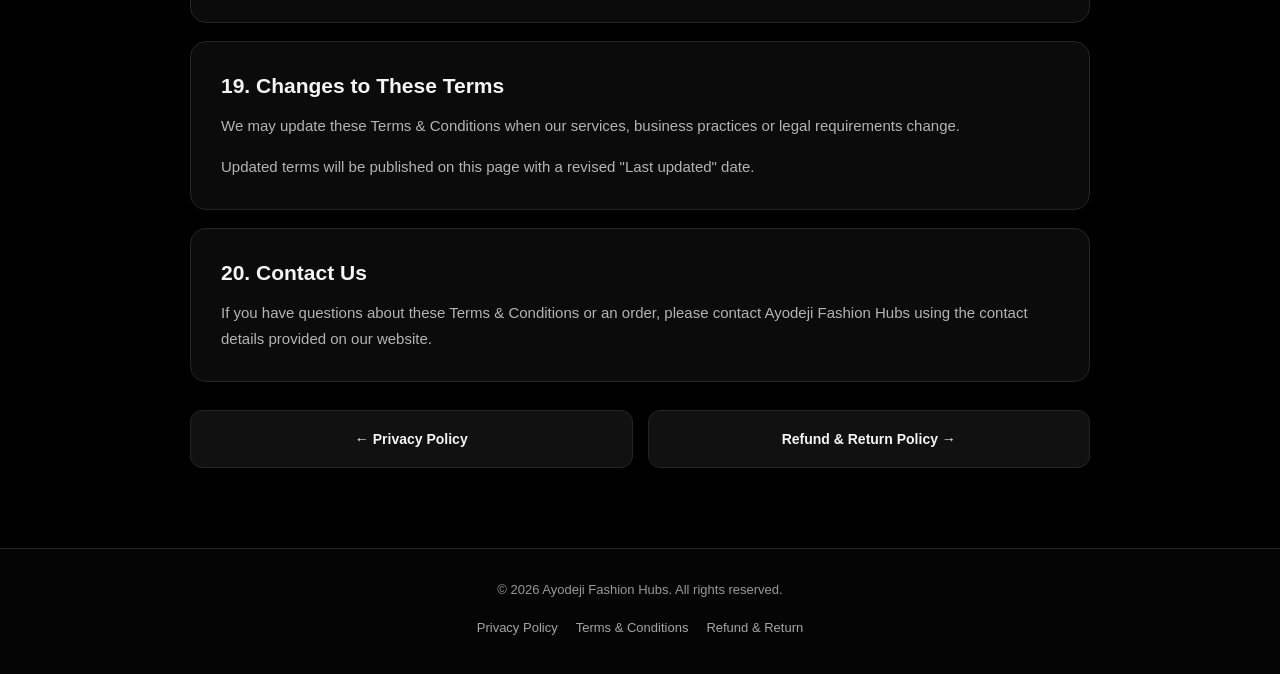
<file: terms.html>
<!DOCTYPE html>
<html lang="en">
<head>
    <meta charset="UTF-8">
    <meta
        name="viewport"
        content="width=device-width, initial-scale=1.0"
    >

    <meta
        name="description"
        content="Terms and Conditions for Ayodeji Fashion Hubs"
    >

    <title>Terms & Conditions | Ayodeji Fashion Hubs</title>

    <link rel="stylesheet" href="css/style.css">
    <link rel="stylesheet" href="css/legal.css">
</head>

<body>

    <!-- HEADER -->
    <header class="legal-header">
        <div class="legal-header-inner">

            <a href="index.html" class="legal-brand">
                <span>👟</span>
                <strong>Ayodeji Fashion Hubs</strong>
            </a>

            <a href="index.html" class="back-link">
                ← Back to Shop
            </a>

        </div>
    </header>


    <!-- MAIN -->
    <main class="legal-page">

        <div class="legal-container">

            <!-- HEADING -->
            <div class="legal-heading">

                <span class="legal-label">LEGAL</span>

                <h1>Terms &amp; Conditions</h1>

                <p>
                    These Terms &amp; Conditions explain the rules that
                    apply when you browse, purchase products, create an
                    account or use services provided by Ayodeji Fashion
                    Hubs.
                </p>

                <div class="last-updated">
                    Last updated: September 2026
                </div>

            </div>


            <!-- 1 -->
            <section class="legal-section">

                <h2>1. About Ayodeji Fashion Hubs</h2>

                <p>
                    Ayodeji Fashion Hubs is an online fashion and
                    footwear store that allows customers to browse
                    products, place orders and receive products through
                    available delivery services.
                </p>

                <p>
                    By using this website, you agree to comply with
                    these Terms &amp; Conditions.
                </p>

            </section>


            <!-- 2 -->
            <section class="legal-section">

                <h2>2. Using Our Website</h2>

                <p>
                    You agree to use this website only for lawful
                    purposes and in a way that does not interfere with
                    the operation, security or availability of the
                    website.
                </p>

                <p>
                    You must not attempt to gain unauthorized access to
                    customer accounts, administrative systems, databases
                    or other parts of the website that are not intended
                    for your use.
                </p>

            </section>


            <!-- 3 -->
            <section class="legal-section">

                <h2>3. Customer Accounts</h2>

                <p>
                    Some features may require you to create a customer
                    account.
                </p>

                <p>
                    You are responsible for providing accurate
                    information and keeping your login credentials
                    confidential.
                </p>

                <p>
                    If you believe someone has gained unauthorized
                    access to your account, contact us as soon as
                    reasonably possible.
                </p>

            </section>


            <!-- 4 -->
            <section class="legal-section">

                <h2>4. Product Information</h2>

                <p>
                    We make reasonable efforts to display product names,
                    descriptions, prices, images, sizes and availability
                    accurately.
                </p>

                <p>
                    However, product colours may appear slightly
                    different depending on the customer's device,
                    screen settings or photography conditions.
                </p>

                <p>
                    Product availability may change without prior
                    notice.
                </p>

            </section>


            <!-- 5 -->
            <section class="legal-section">

                <h2>5. Prices</h2>

                <p>
                    Prices displayed on the website are in Nigerian
                    Naira (₦), unless otherwise stated.
                </p>

                <p>
                    We reserve the right to change product prices,
                    promotions or discounts before an order is
                    confirmed.
                </p>

                <p>
                    Once an order has been accepted and confirmed, the
                    applicable order amount will normally be the amount
                    communicated to the customer for that order.
                </p>

            </section>


            <!-- 6 -->
            <section class="legal-section">

                <h2>6. Placing an Order</h2>

                <p>
                    Adding an item to your cart does not guarantee that
                    the item will remain available until checkout is
                    completed.
                </p>

                <p>
                    An order becomes subject to processing after the
                    required order information has been submitted and
                    the applicable payment or payment arrangement has
                    been confirmed.
                </p>

                <p>
                    We may contact you to verify order information before
                    processing an order.
                </p>

            </section>


            <!-- 7 -->
            <section class="legal-section">

                <h2>7. Payment Options</h2>

                <p>
                    Available payment methods may include:
                </p>

                <ul>
                    <li>OPay bank transfer</li>
                    <li>Cash on Delivery, where available</li>
                    <li>Other payment options that may be introduced later</li>
                </ul>

                <p>
                    Orders using a deposit payment plan require the
                    applicable deposit amount to be paid before the
                    order can proceed according to the selected plan.
                </p>

                <p>
                    Full-payment orders require payment of the applicable
                    total amount.
                </p>

            </section>


            <!-- 8 -->
            <section class="legal-section">

                <h2>8. Deposit Payments</h2>

                <p>
                    Where the 60% deposit option is available, the
                    customer pays the stated deposit amount at checkout.
                </p>

                <p>
                    The remaining balance must be paid according to the
                    payment arrangement communicated for the order.
                </p>

                <p>
                    An order may remain in a balance-pending status
                    until the outstanding amount has been paid.
                </p>

            </section>


            <!-- 9 -->
            <section class="legal-section">

                <h2>9. Cash on Delivery</h2>

                <p>
                    Cash on Delivery may only be available for selected
                    locations, products or orders.
                </p>

                <p>
                    Where Cash on Delivery is selected, the customer
                    agrees to receive the order and pay the applicable
                    amount when the order is delivered.
                </p>

                <p>
                    Repeated refusal of confirmed Cash on Delivery
                    orders may result in restrictions on future
                    Cash on Delivery purchases.
                </p>

            </section>


            <!-- 10 -->
            <section class="legal-section">

                <h2>10. Order Cancellation</h2>

                <p>
                    If you need to cancel an order, contact us as soon
                    as possible.
                </p>

                <p>
                    Cancellation may not be possible after an order has
                    already been processed, dispatched or delivered to a
                    delivery provider.
                </p>

                <p>
                    Where cancellation is accepted, any applicable
                    refund will be handled according to our
                    <a href="refund-return.html">
                        Refund &amp; Return Policy
                    </a>.
                </p>

            </section>


            <!-- 11 -->
            <section class="legal-section">

                <h2>11. Delivery</h2>

                <p>
                    Delivery times may vary depending on the customer's
                    location, courier availability, weather,
                    transportation conditions and other circumstances.
                </p>

                <p>
                    Customers are responsible for providing accurate
                    delivery information.
                </p>

                <p>
                    Incorrect or incomplete delivery information may
                    cause delays or additional delivery arrangements.
                </p>

            </section>


            <!-- 12 -->
            <section class="legal-section">

                <h2>12. Receiving Your Order</h2>

                <p>
                    Customers should inspect their order when it is
                    received and report any visible issue as soon as
                    reasonably possible.
                </p>

                <p>
                    If an item appears damaged, incorrect or materially
                    different from what was ordered, contact us and
                    provide the order reference and relevant details.
                </p>

            </section>


            <!-- 13 -->
            <section class="legal-section">

                <h2>13. Refunds and Returns</h2>

                <p>
                    Returns, exchanges and refunds are handled according
                    to our
                    <a href="refund-return.html">
                        Refund &amp; Return Policy
                    </a>.
                </p>

                <p>
                    Nothing in these Terms is intended to remove or
                    restrict any consumer rights that cannot legally be
                    excluded.
                </p>

            </section>


            <!-- 14 -->
            <section class="legal-section">

                <h2>14. Intellectual Property</h2>

                <p>
                    Unless otherwise stated, website content including
                    logos, branding, text, graphics, product
                    presentations and original designs belongs to or is
                    used by Ayodeji Fashion Hubs with appropriate
                    permission.
                </p>

                <p>
                    You may not reproduce, copy, modify, distribute or
                    commercially exploit our website content without
                    appropriate authorization.
                </p>

            </section>


            <!-- 15 -->
            <section class="legal-section">

                <h2>15. Website Availability</h2>

                <p>
                    We aim to keep the website available and functional,
                    but we cannot guarantee uninterrupted access at all
                    times.
                </p>

                <p>
                    The website may occasionally be unavailable because
                    of maintenance, technical problems, hosting issues,
                    network failures or circumstances outside our
                    reasonable control.
                </p>

            </section>


            <!-- 16 -->
            <section class="legal-section">

                <h2>16. Prohibited Activities</h2>

                <p>
                    You must not use the website to:
                </p>

                <ul>
                    <li>Commit or attempt to commit fraud</li>
                    <li>Provide deliberately false order information</li>
                    <li>Interfere with website security</li>
                    <li>Attempt unauthorized access to systems or accounts</li>
                    <li>Upload malicious code or harmful content</li>
                    <li>Abuse our order, payment or tracking systems</li>
                </ul>

            </section>


            <!-- 17 -->
            <section class="legal-section">

                <h2>17. Limitation of Responsibility</h2>

                <p>
                    We will take reasonable steps to provide the
                    products and services described on this website.
                </p>

                <p>
                    However, delays or failures caused by circumstances
                    outside our reasonable control may occur, including
                    courier disruptions, network failures, payment
                    service interruptions and other external events.
                </p>

                <p>
                    Nothing in these Terms excludes liability or
                    consumer rights where doing so would be prohibited
                    by applicable law.
                </p>

            </section>


            <!-- 18 -->
            <section class="legal-section">

                <h2>18. Privacy</h2>

                <p>
                    Your use of our website is also subject to our
                    <a href="privacy-policy.html">
                        Privacy Policy
                    </a>, which explains how we handle personal
                    information.
                </p>

            </section>


            <!-- 19 -->
            <section class="legal-section">

                <h2>19. Changes to These Terms</h2>

                <p>
                    We may update these Terms &amp; Conditions when our
                    services, business practices or legal requirements
                    change.
                </p>

                <p>
                    Updated terms will be published on this page with a
                    revised "Last updated" date.
                </p>

            </section>


            <!-- 20 -->
            <section class="legal-section">

                <h2>20. Contact Us</h2>

                <p>
                    If you have questions about these Terms &amp;
                    Conditions or an order, please contact Ayodeji
                    Fashion Hubs using the contact details provided on
                    our website.
                </p>

            </section>


            <!-- NAVIGATION -->
            <div class="legal-navigation">

                <a href="privacy-policy.html">
                    ← Privacy Policy
                </a>

                <a href="refund-return.html">
                    Refund &amp; Return Policy →
                </a>

            </div>

        </div>

    </main>


    <!-- FOOTER -->
    <footer class="legal-footer">

        <p>
            © <span id="currentYear"></span>
            Ayodeji Fashion Hubs. All rights reserved.
        </p>

        <div class="footer-legal-links">

            <a href="privacy-policy.html">
                Privacy Policy
            </a>

            <a href="terms.html">
                Terms &amp; Conditions
            </a>

            <a href="refund-return.html">
                Refund &amp; Return
            </a>

        </div>

    </footer>


    <script>
        document.getElementById("currentYear").textContent =
            new Date().getFullYear();
    </script>

</body>
</html>
</file>
<file: css/style.css>
/* =========================================
   AYODEJI FASHION HUBS
   GLOBAL DARK THEME
========================================= */

:root {
    --black: #ffffff;
    --white: #050505;

    --cream: #0b0b0b;
    --gold: #d6b36a;
    --gold-dark: #e0bd72;

    --gray: #a0a0a0;
    --dark-gray: #777777;

    --border: #242424;
    --danger: #b83a3a;

    --surface: #101010;
    --surface-light: #151515;
}


/* =========================================
   RESET
========================================= */

* {
    margin: 0;
    padding: 0;
    box-sizing: border-box;
}


html {
    scroll-behavior: smooth;
}


body {
    background: #000000;
    color: #ffffff;

    font-family:
        Arial,
        Helvetica,
        sans-serif;

    line-height: 1.6;

    overflow-x: hidden;
}


img {
    max-width: 100%;
    display: block;
}


a {
    color: inherit;
    text-decoration: none;
}


button,
input,
select,
textarea {
    font: inherit;
}


/* =========================================
   HEADER
========================================= */

.site-header {
    width: 100%;

    height: 74px;

    background: rgba(0, 0, 0, 0.96);

    border-bottom:
        1px solid
        #222222;

    position: relative;

    z-index: 1000;
}


.header-container {
    width: min(
        1120px,
        90%
    );

    height: 100%;

    margin: 0 auto;

    display: flex;

    align-items: center;

    justify-content: space-between;

    gap: 20px;
}


/* =========================================
   BRAND
========================================= */

.brand {
    display: flex;

    align-items: center;

    gap: 9px;

    color: #ffffff;

    font-weight: 800;

    white-space: nowrap;
}


.brand-icon {
    font-size: 25px;
}


.brand-text {
    font-size: 18px;

    letter-spacing: -0.4px;
}


/* =========================================
   DESKTOP NAVIGATION
========================================= */

.desktop-navigation {
    display: flex;

    align-items: center;

    gap: 28px;

    margin-left: auto;
}


.desktop-navigation a {
    color: #a8a8a8;

    font-size: 13px;

    font-weight: 600;

    transition:
        color 0.2s ease;
}


.desktop-navigation a:hover,
.desktop-navigation a.active {
    color: #ffffff;
}


/* =========================================
   CART LINK
========================================= */

.cart-link {
    position: relative;

    width: 42px;

    height: 42px;

    display: flex;

    align-items: center;

    justify-content: center;

    border:
        1px solid
        #292929;

    border-radius: 50%;

    background: #0b0b0b;

    color: #ffffff;

    transition:
        all 0.2s ease;
}


.cart-link:hover {
    border-color: #ffffff;

    background: #151515;
}


.cart-count {
    position: absolute;

    top: -5px;

    right: -5px;

    min-width: 18px;

    height: 18px;

    padding: 0 4px;

    border-radius: 50%;

    background: #ffffff;

    color: #000000;

    display: flex;

    align-items: center;

    justify-content: center;

    font-size: 10px;

    font-weight: 800;
}


/* =========================================
   MENU BUTTON
========================================= */

.menu-button {
    display: none;

    width: 42px;

    height: 42px;

    border:
        1px solid
        #292929;

    border-radius: 6px;

    background: #080808;

    color: #ffffff;

    font-size: 22px;

    align-items: center;

    justify-content: center;

    cursor: pointer;

    padding: 0;

    -webkit-tap-highlight-color: transparent;
}


.menu-button:hover {
    background: #151515;

    border-color: #444444;
}


/* =========================================
   MOBILE MENU
========================================= */

.mobile-menu {
    display: none;

    position: fixed;

    top: 74px;

    left: 0;

    right: 0;

    background: #080808;

    border-bottom:
        1px solid
        #292929;

    box-shadow:
        0 20px 45px
        rgba(0, 0, 0, 0.65);

    z-index: 2000;

    padding: 10px 5%;
}


.mobile-menu.open {
    display: block;
}


.mobile-menu a {
    display: block;

    padding: 16px 5px;

    color: #eeeeee;

    border-bottom:
        1px solid
        #202020;

    font-size: 14px;

    font-weight: 600;
}


.mobile-menu a:last-child {
    border-bottom: none;
}


.mobile-menu a:hover,
.mobile-menu a:active {
    background: #111111;

    color: #ffffff;
}


/* =========================================
   HERO
========================================= */

.hero {
    background:
        radial-gradient(
            circle at 75% 40%,
            #181818 0%,
            #090909 35%,
            #000000 75%
        );

    min-height: 580px;

    display: flex;

    align-items: center;

    border-bottom:
        1px solid
        #151515;
}


.hero-container {
    width: min(
        1120px,
        90%
    );

    margin: 0 auto;

    display: grid;

    grid-template-columns:
        1fr
        0.9fr;

    align-items: center;

    gap: 50px;

    padding: 70px 0;
}


.hero-small-text {
    color: var(--gold);

    font-size: 13px;

    font-weight: 800;

    letter-spacing: 2px;

    margin-bottom: 12px;
}


.hero h1 {
    font-size:
        clamp(
            48px,
            7vw,
            82px
        );

    line-height: 0.98;

    letter-spacing: -3px;

    margin-bottom: 25px;

    color: #ffffff;
}


.hero h1 span {
    display: block;

    color: var(--gold);
}


.hero-description {
    max-width: 520px;

    color: #a0a0a0;

    font-size: 17px;

    margin-bottom: 32px;
}


/* =========================================
   HERO BUTTONS
========================================= */

.hero-buttons {
    display: flex;

    align-items: center;

    gap: 12px;

    flex-wrap: wrap;
}


.btn {
    display: inline-flex;

    align-items: center;

    justify-content: center;

    min-height: 48px;

    padding: 0 24px;

    border-radius: 6px;

    font-size: 14px;

    font-weight: 700;

    transition:
        all 0.2s ease;
}


.btn-primary {
    background: #ffffff;

    color: #000000;
}


.btn-primary:hover {
    background: #dddddd;

    transform: translateY(-1px);
}


.btn-secondary {
    background: #0b0b0b;

    color: #ffffff;

    border:
        1px solid
        #333333;
}


.btn-secondary:hover {
    border-color: #ffffff;

    background: #151515;

    transform: translateY(-1px);
}


/* =========================================
   HERO VISUAL
========================================= */

.hero-visual {
    display: flex;

    align-items: center;

    justify-content: center;
}


.hero-shoe {
    width: 360px;

    height: 360px;

    max-width: 100%;

    border-radius: 50%;

    background:
        radial-gradient(
            circle,
            #242424 0%,
            #111111 60%,
            #080808 100%
        );

    display: flex;

    align-items: center;

    justify-content: center;

    box-shadow:
        0 30px 70px
        rgba(0, 0, 0, 0.65);

    border:
        1px solid
        #292929;
}


.shoe-emoji {
    font-size: 150px;

    transform:
        rotate(-12deg);
}


/* =========================================
   FEATURES
========================================= */

.features-section {
    padding: 90px 0;

    background: #050505;
}


.section-heading {
    text-align: center;

    margin-bottom: 45px;
}


.section-label {
    color: var(--gold);

    font-size: 12px;

    font-weight: 800;

    letter-spacing: 1.8px;

    margin-bottom: 8px;
}


.section-heading h2,
.section-header h2 {
    font-size:
        clamp(
            30px,
            4vw,
            44px
        );

    line-height: 1.15;

    color: #ffffff;
}


.features-grid {
    display: grid;

    grid-template-columns:
        repeat(
            4,
            1fr
        );

    gap: 20px;
}


.feature-card {
    padding: 30px 22px;

    text-align: center;

    border:
        1px solid
        #242424;

    border-radius: 10px;

    background: #0b0b0b;

    transition:
        transform 0.2s ease,
        box-shadow 0.2s ease,
        border-color 0.2s ease;
}


.feature-card:hover {
    transform:
        translateY(-4px);

    border-color: #3a3a3a;

    box-shadow:
        0 15px 35px
        rgba(0, 0, 0, 0.55);
}


.feature-icon {
    font-size: 34px;

    margin-bottom: 16px;
}


.feature-card h3 {
    font-size: 17px;

    margin-bottom: 8px;

    color: #ffffff;
}


.feature-card p {
    font-size: 13px;

    color: #999999;
}


/* =========================================
   PRODUCT SECTION
========================================= */

.products-section {
    padding: 90px 0;

    background: #090909;
}


.section-header {
    display: flex;

    align-items: flex-end;

    justify-content: space-between;

    gap: 20px;

    margin-bottom: 35px;
}


.view-all {
    font-size: 14px;

    font-weight: 700;

    color: #ffffff;
}


.view-all:hover {
    color: var(--gold);
}


.product-preview-grid {
    display: grid;

    grid-template-columns:
        repeat(
            3,
            1fr
        );

    gap: 24px;
}


.home-product-card {
    background: #0d0d0d;

    border:
        1px solid
        #252525;

    border-radius: 10px;

    overflow: hidden;

    transition:
        transform 0.2s ease,
        box-shadow 0.2s ease,
        border-color 0.2s ease;
}


.home-product-card:hover {
    transform:
        translateY(-4px);

    border-color: #383838;

    box-shadow:
        0 15px 35px
        rgba(0, 0, 0, 0.6);
}


.home-product-image {
    min-height: 250px;

    background:
        radial-gradient(
            circle,
            #202020 0%,
            #101010 65%,
            #080808 100%
        );

    display: flex;

    align-items: center;

    justify-content: center;

    position: relative;

    font-size: 95px;
}


.product-badge {
    position: absolute;

    top: 15px;

    left: 15px;

    padding: 5px 10px;

    border-radius: 4px;

    background: #ffffff;

    color: #000000;

    font-size: 10px;

    font-weight: 700;

    text-transform: uppercase;
}


.product-badge.sale {
    background: var(--danger);

    color: #ffffff;
}


.home-product-info {
    padding: 22px;
}


.product-category {
    color: #858585;

    font-size: 11px;

    font-weight: 700;

    text-transform: uppercase;

    letter-spacing: 1px;

    margin-bottom: 6px;
}


.home-product-info h3 {
    font-size: 18px;

    margin-bottom: 10px;

    color: #ffffff;
}


.product-price {
    font-size: 18px;

    font-weight: 800;

    margin-bottom: 18px;

    color: #ffffff;
}


.product-button {
    display: flex;

    align-items: center;

    justify-content: center;

    min-height: 42px;

    border:
        1px solid
        #444444;

    border-radius: 5px;

    color: #ffffff;

    font-size: 13px;

    font-weight: 700;

    transition:
        all 0.2s ease;
}


.product-button:hover {
    background: #ffffff;

    color: #000000;

    border-color: #ffffff;
}


/* =========================================
   CTA
========================================= */

.cta-section {
    padding: 90px 0;

    background:
        linear-gradient(
            135deg,
            #111111 0%,
            #000000 100%
        );

    color: #ffffff;

    text-align: center;

    border-top:
        1px solid
        #1c1c1c;

    border-bottom:
        1px solid
        #1c1c1c;
}


.cta-content {
    max-width: 650px;

    margin: 0 auto;
}


.cta-content .section-label {
    color: var(--gold);
}


.cta-content h2 {
    font-size:
        clamp(
            30px,
            5vw,
            48px
        );

    line-height: 1.15;

    margin-bottom: 15px;
}


.cta-content p:not(.section-label) {
    color: #a0a0a0;

    margin-bottom: 28px;
}


.cta-content .btn-primary {
    background: #ffffff;

    color: #000000;
}


.cta-content .btn-primary:hover {
    background: #dddddd;
}


/* =========================================
   FOOTER
========================================= */

.site-footer {
    background:
        #000000;

    color: #ffffff;

    padding-top: 65px;

    border-top:
        1px solid
        #202020;
}


.footer-container {
    width: min(
        1120px,
        90%
    );

    margin: 0 auto;

    display: grid;

    grid-template-columns:
        2fr
        1fr
        1fr;

    gap: 50px;

    padding-bottom: 55px;
}


.footer-logo {
    color: #ffffff;

    margin-bottom: 15px;
}


.footer-brand p {
    max-width: 350px;

    color: #777777;

    font-size: 14px;
}


.footer-links {
    display: flex;

    flex-direction: column;

    gap: 10px;
}


.footer-links h3 {
    font-size: 14px;

    margin-bottom: 8px;

    color: #ffffff;
}


.footer-links a {
    color: #777777;

    font-size: 13px;

    transition:
        color 0.2s ease;
}


.footer-links a:hover {
    color: #ffffff;
}


.footer-bottom {
    border-top:
        1px solid
        #202020;

    text-align: center;

    padding:
        22px 5%;

    color: #666666;

    font-size: 12px;
}


/* =========================================
   TABLET
========================================= */

@media (max-width: 1000px) {

    .desktop-navigation {
        gap: 18px;

        margin-right: 10px;
    }


    .features-grid {
        grid-template-columns:
            repeat(
                2,
                1fr
            );
    }


    .hero-container {
        gap: 30px;
    }

}


/* =========================================
   MOBILE NAVIGATION
========================================= */

@media (max-width: 900px) {

    .desktop-navigation {
        display: none;
    }


    .menu-button {
        display: flex;
    }


    .hero-container {
        grid-template-columns: 1fr;

        text-align: center;

        padding: 60px 0;
    }


    .hero-description {
        margin-left: auto;

        margin-right: auto;
    }


    .hero-buttons {
        justify-content: center;
    }


    .hero-visual {
        order: -1;
    }


    .hero-shoe {
        width: 280px;

        height: 280px;
    }


    .shoe-emoji {
        font-size: 115px;
    }


    .product-preview-grid {
        grid-template-columns:
            repeat(
                2,
                1fr
            );
    }


    .footer-container {
        grid-template-columns:
            1fr 1fr;
    }


    .footer-brand {
        grid-column:
            1 / -1;
    }

}


/* =========================================
   SMALL MOBILE
========================================= */

@media (max-width: 650px) {

    .site-header {
        height: 68px;
    }


    .header-container {
        width: 92%;
    }


    .brand-text {
        font-size: 15px;
    }


    .brand-icon {
        font-size: 21px;
    }


    .mobile-menu {
        top: 68px;
    }


    .cart-link {
        width: 38px;

        height: 38px;
    }


    .menu-button {
        width: 38px;

        height: 38px;
    }


    .hero {
        min-height: auto;
    }


    .hero-container {
        padding: 50px 0;
    }


    .hero h1 {
        font-size: 48px;

        letter-spacing: -2px;
    }


    .hero-description {
        font-size: 15px;
    }


    .hero-buttons {
        flex-direction: column;

        width: 100%;
    }


    .hero-buttons .btn {
        width: 100%;
    }


    .hero-shoe {
        width: 220px;

        height: 220px;
    }


    .shoe-emoji {
        font-size: 90px;
    }


    .features-section,
    .products-section,
    .cta-section {
        padding: 65px 0;
    }


    .features-grid {
        grid-template-columns: 1fr;

        gap: 14px;
    }


    .section-header {
        align-items: flex-start;

        flex-direction: column;
    }


    .product-preview-grid {
        grid-template-columns: 1fr;

        gap: 18px;
    }


    .home-product-image {
        min-height: 230px;
    }


    .footer-container {
        grid-template-columns: 1fr;

        gap: 35px;
    }


    .footer-brand {
        grid-column: auto;
    }

}


/* =========================================
   VERY SMALL PHONES
========================================= */

@media (max-width: 380px) {

    .brand-text {
        font-size: 13px;
    }


    .hero h1 {
        font-size: 42px;
    }


    .hero-shoe {
        width: 190px;

        height: 190px;
    }


    .shoe-emoji {
        font-size: 75px;
    }

}


/* =========================================
   DARK SCROLLBAR
========================================= */

::-webkit-scrollbar {
    width: 8px;
}


::-webkit-scrollbar-track {
    background: #050505;
}


::-webkit-scrollbar-thumb {
    background: #333333;

    border-radius: 10px;
}


::-webkit-scrollbar-thumb:hover {
    background: #555555;
}


/* =========================================
   SELECTION
========================================= */

::selection {
    background: #ffffff;

    color: #000000;
}


/* =========================================
   ACCESSIBILITY
========================================= */

button:focus-visible,
a:focus-visible,
input:focus-visible,
select:focus-visible,
textarea:focus-visible {
    outline:
        2px solid
        var(--gold);

    outline-offset: 3px;
}
</file>
<file: css/legal.css>
/* =========================================
   AYODEJI FASHION HUBS
   LEGAL PAGES - DARK THEME
========================================= */

:root {
    --legal-bg: #000000;
    --legal-surface: #0b0b0b;
    --legal-surface-2: #111111;
    --legal-surface-3: #151515;

    --legal-text: #f5f5f5;
    --legal-muted: #999999;
    --legal-border: #252525;

    --legal-gold: #d4af37;
    --legal-gold-light: #f0d96a;

    --legal-green: #43c66b;
    --legal-red: #ff6666;

    --legal-radius: 16px;
    --legal-shadow: 0 12px 35px rgba(0, 0, 0, 0.45);
}


/* =========================================
   RESET
========================================= */

* {
    box-sizing: border-box;
}

html {
    scroll-behavior: smooth;
    background: var(--legal-bg);
    color-scheme: dark;
}

body {
    margin: 0;
    padding: 0;

    background:
        radial-gradient(
            circle at top,
            rgba(212, 175, 55, 0.035),
            transparent 35%
        ),
        var(--legal-bg);

    color: var(--legal-text);

    font-family:
        Arial,
        Helvetica,
        sans-serif;

    line-height: 1.7;
}


/* =========================================
   HEADER
========================================= */

.legal-header {
    width: 100%;

    background: rgba(0, 0, 0, 0.96);

    border-bottom: 1px solid var(--legal-border);

    position: sticky;
    top: 0;
    z-index: 100;

    backdrop-filter: blur(12px);
    -webkit-backdrop-filter: blur(12px);
}

.legal-header-inner {
    width: min(1180px, 92%);

    min-height: 72px;

    margin: 0 auto;

    display: flex;
    align-items: center;
    justify-content: space-between;

    gap: 20px;
}

.legal-brand {
    display: inline-flex;
    align-items: center;

    gap: 10px;

    color: var(--legal-text);

    text-decoration: none;

    font-size: 18px;
    font-weight: 700;
}

.legal-brand span {
    width: 38px;
    height: 38px;

    display: inline-flex;
    align-items: center;
    justify-content: center;

    background: var(--legal-surface-2);

    border: 1px solid var(--legal-border);

    border-radius: 10px;

    font-size: 20px;
}

.legal-brand strong {
    color: var(--legal-text);
}

.back-link {
    display: inline-flex;
    align-items: center;

    color: var(--legal-muted);

    text-decoration: none;

    font-size: 14px;
    font-weight: 600;

    transition:
        color 0.2s ease,
        transform 0.2s ease;
}

.back-link:hover {
    color: var(--legal-gold-light);

    transform: translateX(-2px);
}


/* =========================================
   PAGE
========================================= */

.legal-page {
    min-height: calc(100vh - 72px);

    padding: 55px 0 80px;
}

.legal-container {
    width: min(900px, 92%);

    margin: 0 auto;
}


/* =========================================
   HEADING
========================================= */

.legal-heading {
    padding: 42px;

    margin-bottom: 28px;

    background:
        linear-gradient(
            145deg,
            rgba(212, 175, 55, 0.045),
            transparent 50%
        ),
        var(--legal-surface);

    border: 1px solid var(--legal-border);

    border-radius: var(--legal-radius);

    box-shadow: var(--legal-shadow);
}

.legal-label {
    display: inline-block;

    margin-bottom: 12px;

    color: var(--legal-gold);

    font-size: 12px;
    font-weight: 800;

    letter-spacing: 2px;
    text-transform: uppercase;
}

.legal-heading h1 {
    margin: 0 0 15px;

    color: var(--legal-text);

    font-size: clamp(32px, 6vw, 52px);

    line-height: 1.1;
}

.legal-heading p {
    max-width: 760px;

    margin: 0;

    color: var(--legal-muted);

    font-size: 16px;
}

.last-updated {
    display: inline-flex;

    margin-top: 22px;
    padding: 8px 13px;

    background: var(--legal-surface-3);

    border: 1px solid var(--legal-border);

    border-radius: 999px;

    color: #b8b8b8;

    font-size: 12px;
}


/* =========================================
   LEGAL SECTIONS
========================================= */

.legal-section {
    margin-bottom: 18px;

    padding: 30px;

    background: var(--legal-surface);

    border: 1px solid var(--legal-border);

    border-radius: var(--legal-radius);
}

.legal-section h2 {
    margin: 0 0 14px;

    color: var(--legal-text);

    font-size: 21px;

    line-height: 1.3;
}

.legal-section p {
    margin: 0 0 15px;

    color: #b4b4b4;

    font-size: 15px;
}

.legal-section p:last-child {
    margin-bottom: 0;
}

.legal-section ul {
    margin: 10px 0 16px;

    padding-left: 22px;

    color: #b4b4b4;
}

.legal-section li {
    margin-bottom: 8px;

    padding-left: 3px;
}

.legal-section li::marker {
    color: var(--legal-gold);
}


/* =========================================
   LEGAL NAVIGATION
========================================= */

.legal-navigation {
    display: grid;

    grid-template-columns: repeat(2, 1fr);

    gap: 15px;

    margin-top: 28px;
}

.legal-navigation a {
    display: flex;
    align-items: center;
    justify-content: center;

    min-height: 58px;

    padding: 14px 18px;

    background: var(--legal-surface-2);

    border: 1px solid var(--legal-border);

    border-radius: 12px;

    color: var(--legal-text);

    text-decoration: none;

    font-size: 14px;
    font-weight: 700;

    transition:
        border-color 0.2s ease,
        color 0.2s ease,
        background 0.2s ease,
        transform 0.2s ease;
}

.legal-navigation a:hover {
    background: #171717;

    border-color: rgba(212, 175, 55, 0.45);

    color: var(--legal-gold-light);

    transform: translateY(-2px);
}


/* =========================================
   FOOTER
========================================= */

.legal-footer {
    padding: 30px 20px 35px;

    background: #050505;

    border-top: 1px solid var(--legal-border);

    text-align: center;
}

.legal-footer p {
    margin: 0 0 15px;

    color: var(--legal-muted);

    font-size: 13px;
}

.footer-legal-links {
    display: flex;

    align-items: center;
    justify-content: center;

    flex-wrap: wrap;

    gap: 18px;
}

.footer-legal-links a {
    color: #a5a5a5;

    text-decoration: none;

    font-size: 13px;

    transition: color 0.2s ease;
}

.footer-legal-links a:hover {
    color: var(--legal-gold-light);
}


/* =========================================
   LINKS
========================================= */

.legal-section a {
    color: var(--legal-gold-light);

    text-decoration: underline;
    text-underline-offset: 3px;
}


/* =========================================
   MOBILE
========================================= */

@media (max-width: 650px) {

    .legal-header-inner {
        min-height: 64px;
    }

    .legal-brand {
        font-size: 15px;
    }

    .legal-brand span {
        width: 34px;
        height: 34px;

        font-size: 17px;
    }

    .back-link {
        font-size: 13px;
    }

    .legal-page {
        padding: 30px 0 55px;
    }

    .legal-heading {
        padding: 28px 22px;

        border-radius: 14px;
    }

    .legal-heading h1 {
        font-size: 34px;
    }

    .legal-heading p {
        font-size: 14px;
    }

    .legal-section {
        padding: 23px 20px;

        border-radius: 14px;
    }

    .legal-section h2 {
        font-size: 19px;
    }

    .legal-section p,
    .legal-section li {
        font-size: 14px;
    }

    .legal-navigation {
        grid-template-columns: 1fr;
    }
}


/* =========================================
   SMALL PHONES
========================================= */

@media (max-width: 380px) {

    .legal-header-inner {
        width: 94%;
    }

    .legal-brand strong {
        font-size: 14px;
    }

    .back-link {
        font-size: 12px;
    }

    .legal-container {
        width: 94%;
    }

    .legal-heading {
        padding: 24px 18px;
    }

    .legal-heading h1 {
        font-size: 30px;
    }

    .legal-section {
        padding: 20px 17px;
    }

    .footer-legal-links {
        flex-direction: column;
        gap: 10px;
    }
}


/* =========================================
   ACCESSIBILITY
========================================= */

@media (prefers-reduced-motion: reduce) {

    html {
        scroll-behavior: auto;
    }

    *,
    *::before,
    *::after {
        transition: none !important;
        animation: none !important;
    }
}


/* =========================================
   FOCUS
========================================= */

a:focus-visible {
    outline: 2px solid var(--legal-gold);

    outline-offset: 4px;
}
</file>
